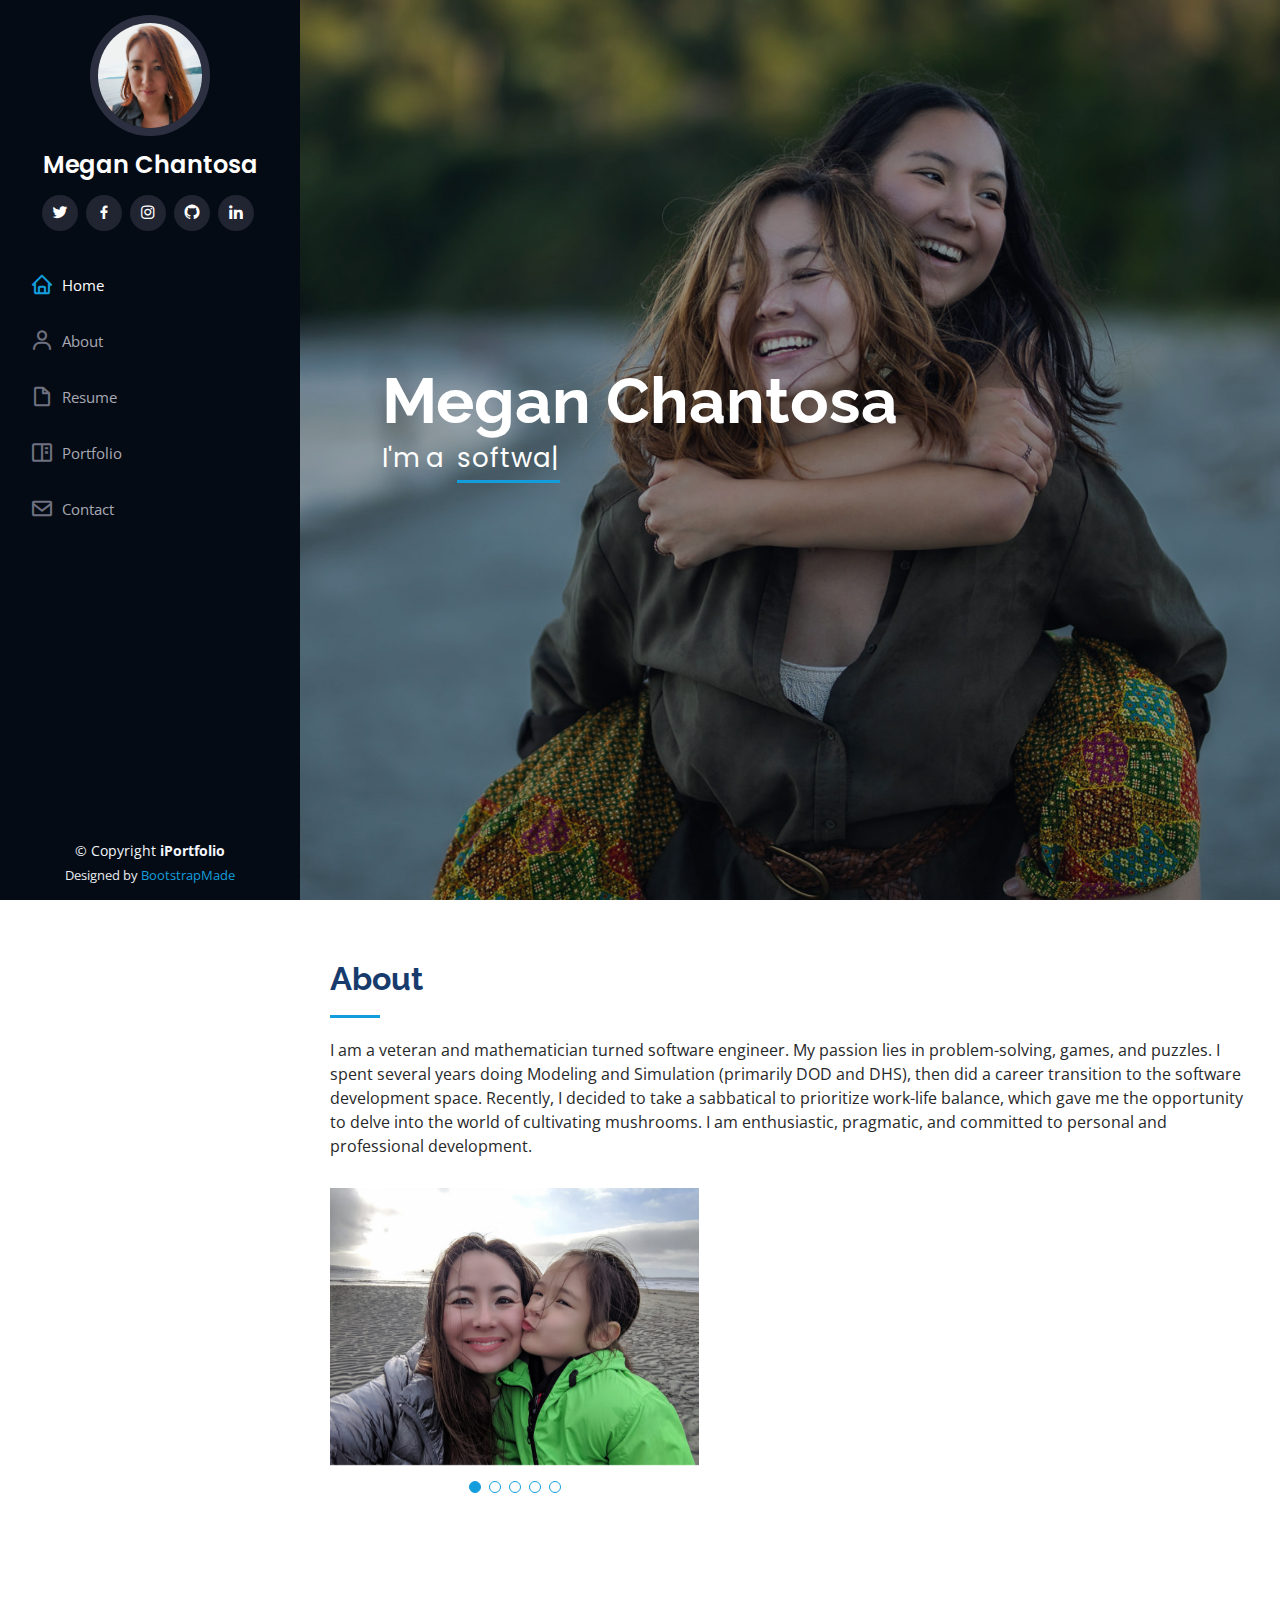
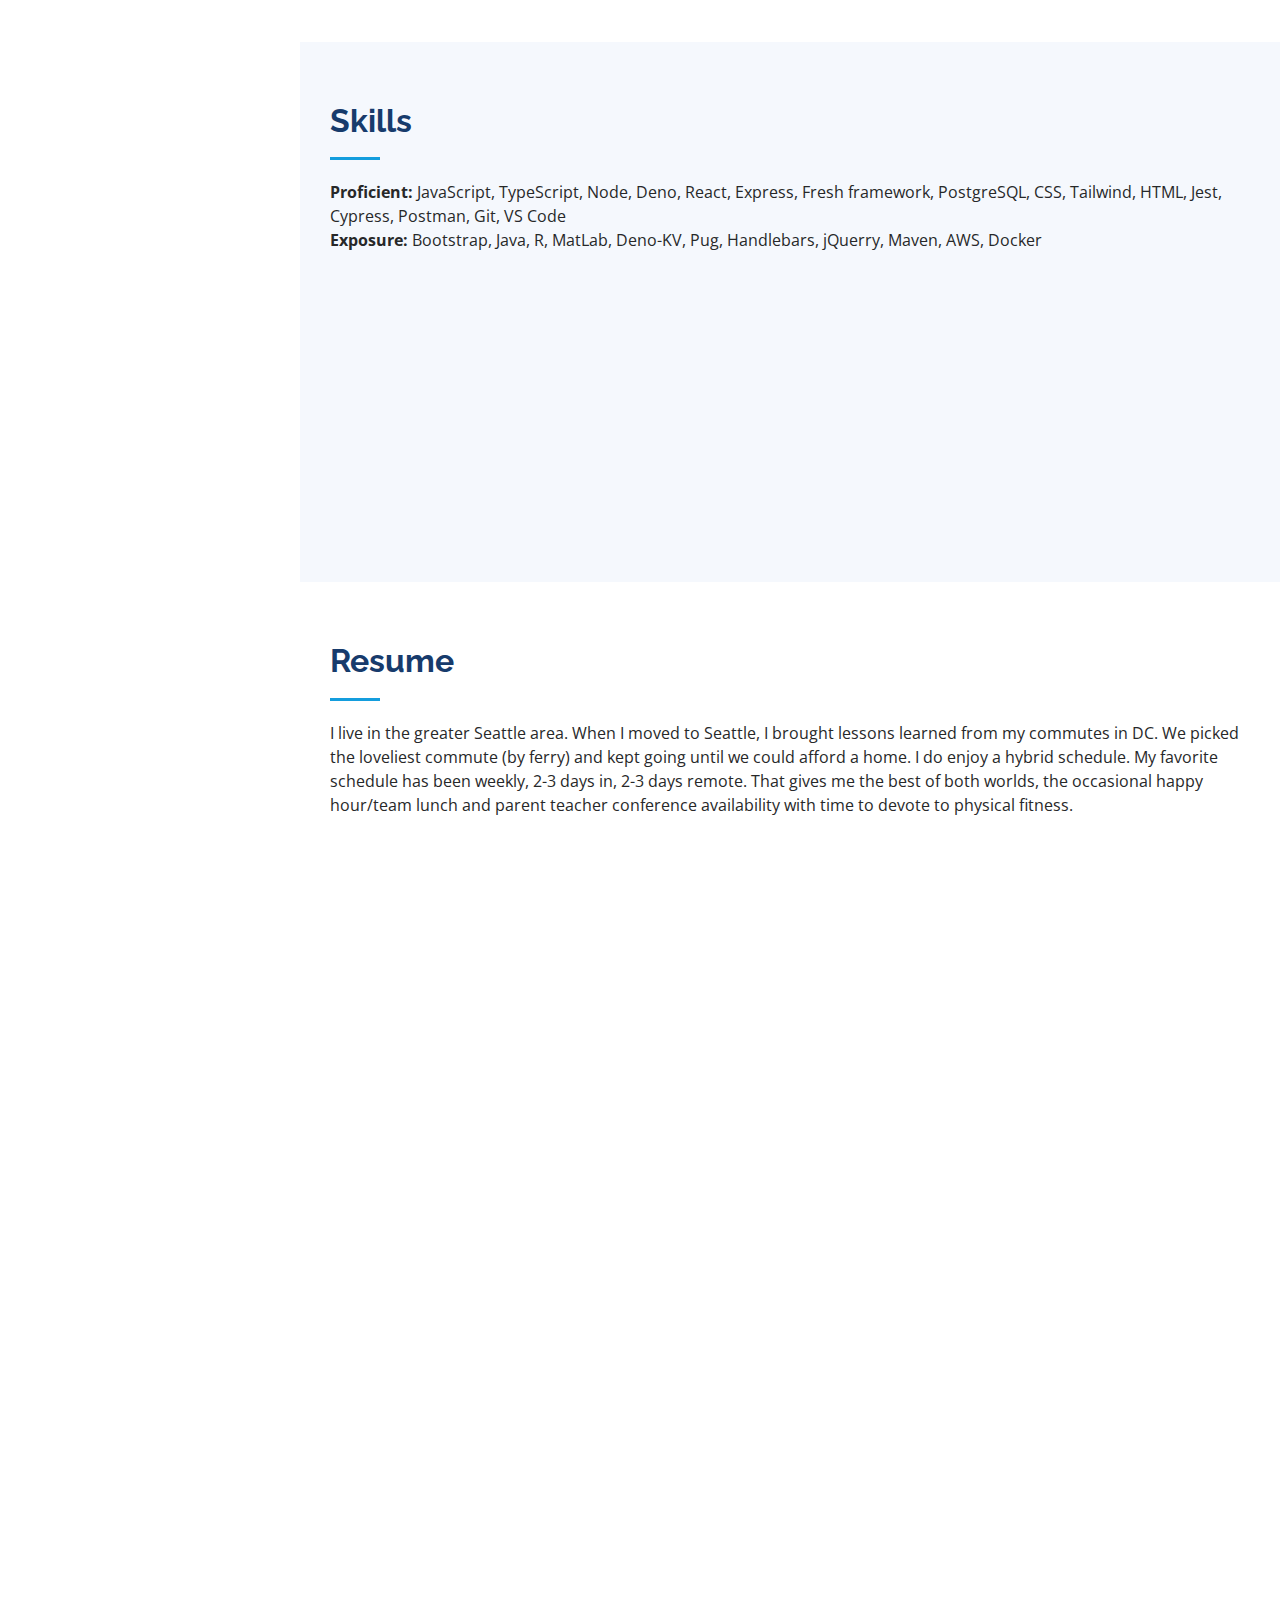
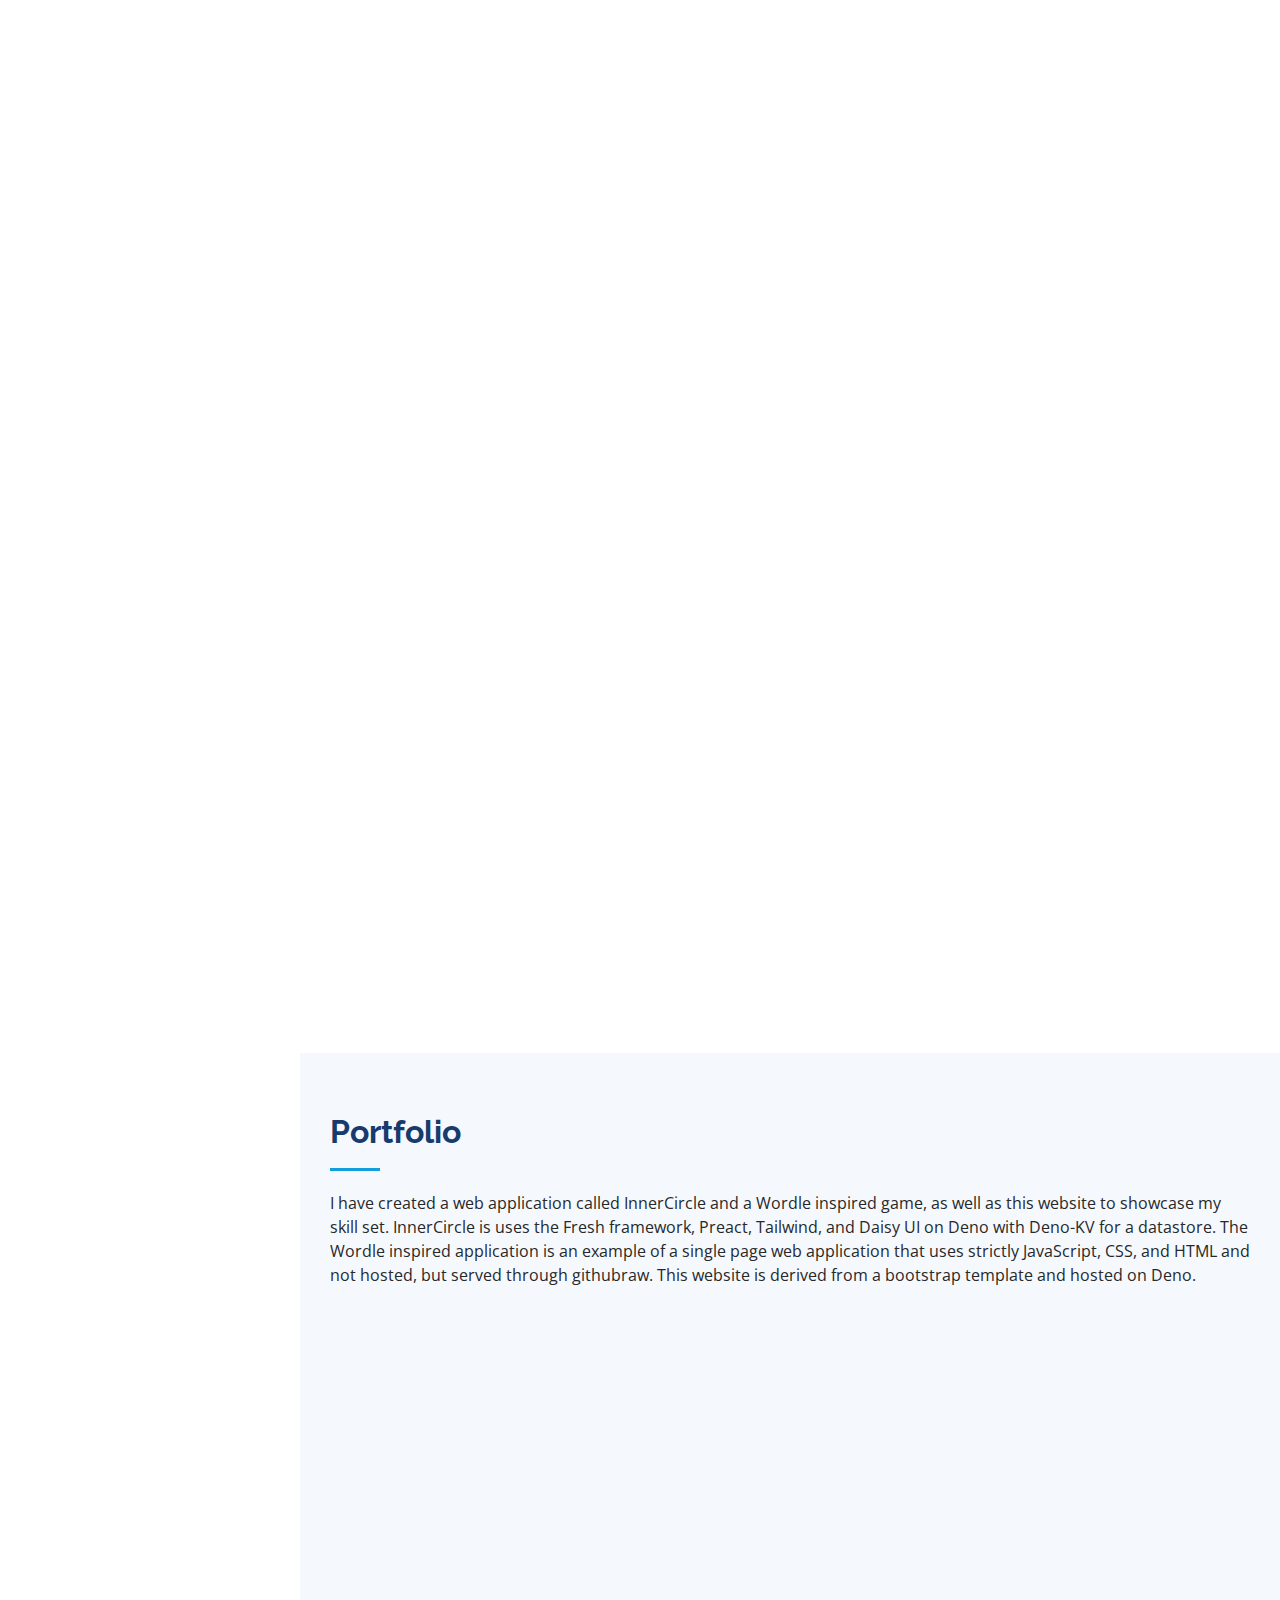
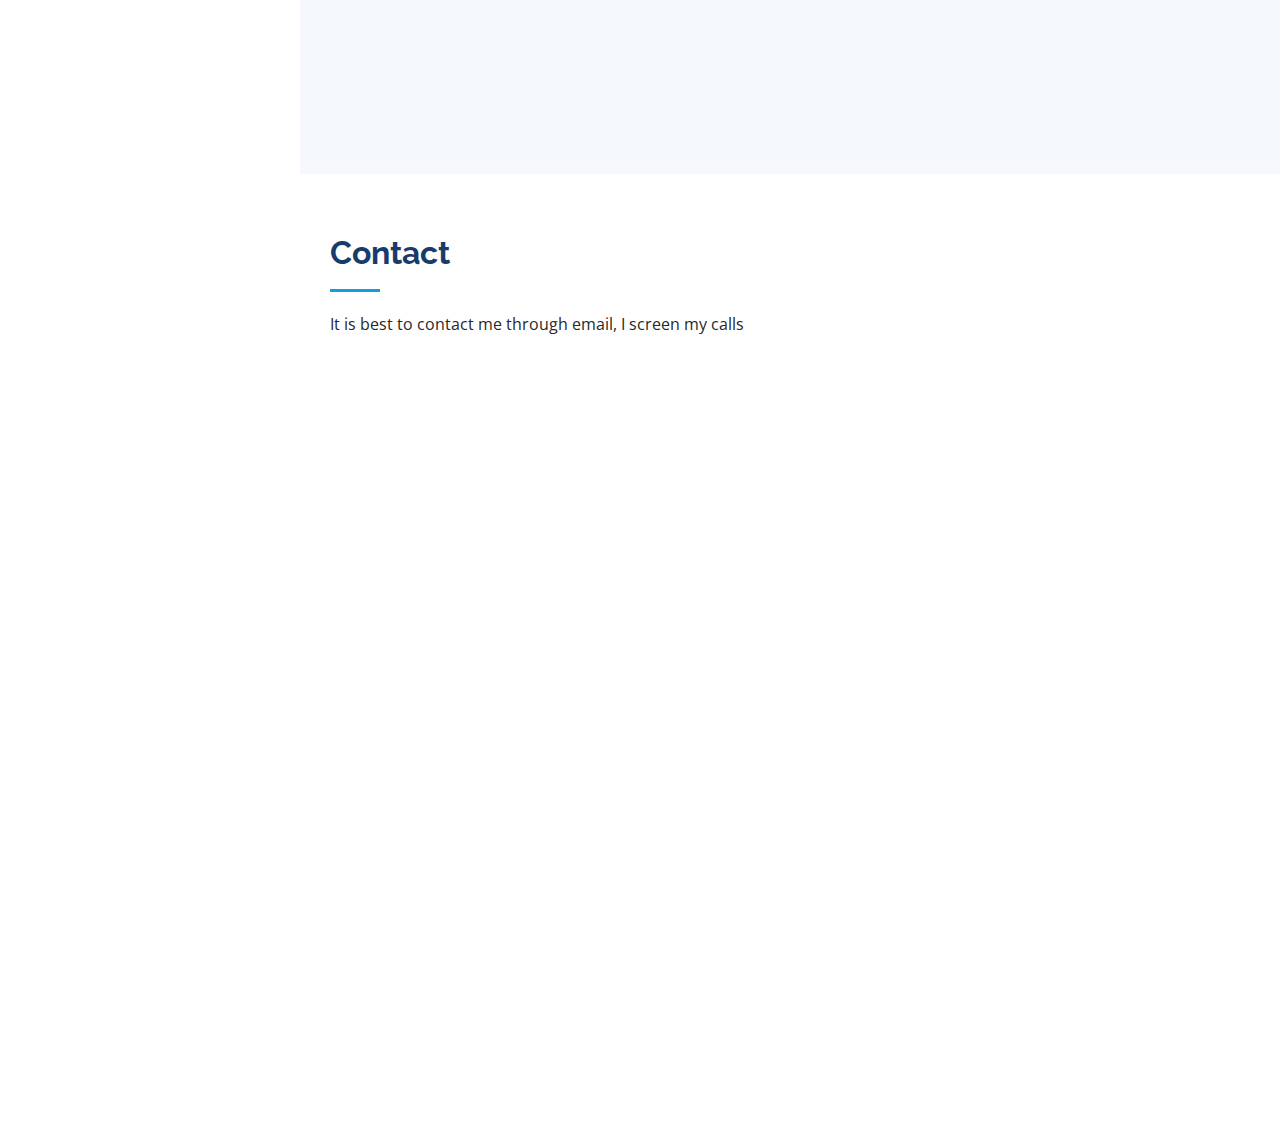
<file: index.html>
<!DOCTYPE html>
<html lang="en">

<head>
  <meta charset="utf-8">
  <meta content="width=device-width, initial-scale=1.0" name="viewport">

  <title>Megan Chantosa Software Engineer</title>
  <meta content="" name="description">
  <meta content="" name="keywords">

  <!-- Favicons -->
  <link href="assets/img/favicon.png" rel="icon">
  <link href="assets/img/apple-touch-icon.png" rel="apple-touch-icon">

  <!-- Google Fonts -->
  <link href="https://fonts.googleapis.com/css?family=Open+Sans:300,300i,400,400i,600,600i,700,700i|Raleway:300,300i,400,400i,500,500i,600,600i,700,700i|Poppins:300,300i,400,400i,500,500i,600,600i,700,700i" rel="stylesheet">

  <!-- Vendor CSS Files -->
  <link href="assets/vendor/aos/aos.css" rel="stylesheet">
  <link href="assets/vendor/bootstrap/css/bootstrap.min.css" rel="stylesheet">
  <link href="assets/vendor/bootstrap-icons/bootstrap-icons.css" rel="stylesheet">
  <link href="assets/vendor/boxicons/css/boxicons.min.css" rel="stylesheet">
  <link href="assets/vendor/glightbox/css/glightbox.min.css" rel="stylesheet">
  <link href="assets/vendor/swiper/swiper-bundle.min.css" rel="stylesheet">

  <!-- Template Main CSS File -->
  <link href="assets/css/style.css" rel="stylesheet">

  <!-- =======================================================
  * Template Name: iPortfolio
  * Updated: Sep 18 2023 with Bootstrap v5.3.2
  * Template URL: https://bootstrapmade.com/iportfolio-bootstrap-portfolio-websites-template/
  * Author: BootstrapMade.com
  * License: https://bootstrapmade.com/license/
  ======================================================== -->
</head>

<body>

  <!-- ======= Mobile nav toggle button ======= -->
  <i class="bi bi-list mobile-nav-toggle d-xl-none"></i>

  <!-- ======= Header ======= -->
  <header id="header">
    <div class="d-flex flex-column">

      <div class="profile">
        <img src="assets/img/profile-img.jpg" alt="" class="img-fluid rounded-circle">
        <h1 class="text-light"><a href="index.html">Megan Chantosa</a></h1>
        <div class="social-links mt-3 text-center">
          <a 
            href="https://twitter.com/MChantosa" 
            class="twitter"
            target="_blank">
            <i class="bx bxl-twitter"></i>
          </a>
          <a 
            href="https://www.facebook.com/megan.chantosa" 
            class="facebook"
            target="_blank">
            <i class="bx bxl-facebook"></i>
          </a>
          <a 
            href="https://www.instagram.com/mchantosa/" 
            class="instagram"
            target="_blank">
            <i class="bx bxl-instagram"></i>
          </a>
          <a 
            href="https://github.com/mchantosa" 
            class="github"
            target="_blank">
            <i class="bx bxl-github"></i>
          </a>
          <a 
            href="https://www.linkedin.com/in/mchantosa/" 
            class="linkedin"
            target="_blank">
            <i class="bx bxl-linkedin"></i>
          </a>
        </div>
      </div>

      <nav id="navbar" class="nav-menu navbar">
        <ul>
          <li><a href="#hero" class="nav-link scrollto active"><i class="bx bx-home"></i> <span>Home</span></a></li>
          <li><a href="#about" class="nav-link scrollto"><i class="bx bx-user"></i> <span>About</span></a></li>
          <li><a href="#resume" class="nav-link scrollto"><i class="bx bx-file-blank"></i> <span>Resume</span></a></li>
          <li><a href="#portfolio" class="nav-link scrollto"><i class="bx bx-book-content"></i> <span>Portfolio</span></a></li>
          <!-- <li><a href="#services" class="nav-link scrollto"><i class="bx bx-server"></i> <span>Services</span></a></li> -->
          <li><a href="#contact" class="nav-link scrollto"><i class="bx bx-envelope"></i> <span>Contact</span></a></li>
        </ul>
      </nav><!-- .nav-menu -->
    </div>
  </header><!-- End Header -->

  <!-- ======= Hero Section ======= -->
  <section id="hero" class="d-flex flex-column justify-content-center align-items-center">
    <div class="hero-container" data-aos="fade-in">
      <h1>Megan Chantosa</h1>
      <p>I'm a &nbsp;<span class="typed" data-typed-items="software engineer, fullstack developer, web developer, quality assurance engineer, mathematician, mushroom enthusiast"></span></p>
    </div>
  </section><!-- End Hero -->

  <main id="main">

    <!-- ======= About Section ======= -->
    <section id="about" class="about">
      <div class="container">

        <div class="section-title">
          <h2>About</h2>
          <p>I am a veteran and mathematician turned software engineer. My passion lies in problem-solving, games, and puzzles. I spent several years doing Modeling and Simulation (primarily DOD and DHS), then did a career transition to the software development space. Recently, I decided to take a sabbatical to prioritize work-life balance, which gave me the opportunity to delve into the world of cultivating mushrooms. I am enthusiastic, pragmatic, and committed to personal and professional development.
          </p>
        </div>

        <div class="row">
          <!-- <div class="col-lg-4" data-aos="fade-right">
            <img src="assets/img/profile-img.jpg" class="img-fluid" alt="">
          </div> -->
          <div class="col-lg-5" > <!-- data-aos="fade-right" -->
            <div class="about-slider swiper">
              <div class="swiper-wrapper align-items-center">
                <div class="swiper-slide">
                  <img src="assets/img/aboutme/about-me-1.jpg" class="img-fluid" alt="">
                </div>
                <div class="swiper-slide">
                  <img src="assets/img/aboutme/about-me-2.jpg" class="img-fluid" alt="">
                </div>
                <div class="swiper-slide">
                  <img src="assets/img/aboutme/about-me-3.jpg" class="img-fluid" alt="">
                </div>
                <div class="swiper-slide">
                  <img src="assets/img/aboutme/about-me-4.jpg" class="img-fluid" alt="">
                </div>
                <div class="swiper-slide">
                  <img src="assets/img/aboutme/about-me-5.jpg" class="img-fluid" alt="">
                </div>
              </div>
              <div class="swiper-pagination"></div>
            </div>
          </div>
          <div class="col-lg-7 pt-4 pt-lg-0 content" data-aos="fade-left">
            <h3>Software Engineer, Fullstack Developer, Frontend, Backend, Web Developer &amp; Quality Assurance Engineer.</h3>
            <p class="fst-italic">
              I enjoy hiking, reading, pushups, cuddling my naked cat, fire pits, coffee, tea, good food, Star Trek, SciFi, Scrabble, and puzzles.
            </p>
            <div class="row">
              
              <div class="col-lg-6">
                <ul>
                  <li><i class="bi bi-chevron-right"></i> <strong>Degree:</strong> <span>MA Mathematics</span></li>
                  <li><i class="bi bi-chevron-right"></i> <strong>Availability:</strong> <span>Open to work</span></li>
                  <li><i class="bi bi-chevron-right"></i> <strong>Freelance:</strong> <span>Available</span></li>
                </ul>
              </div>
              <div class="col-lg-6">
                <ul>
                  <li><i class="bi bi-chevron-right"></i> <strong>Email:</strong> <span>meganemmamoore@gmail.com</span></li>
                  <li><i class="bi bi-chevron-right"></i> <strong>Phone:</strong> <span>336-978-4359</span></li>
                  <li><i class="bi bi-chevron-right"></i> <strong>City:</strong> <span>Seattle, WA</span></li>
                </ul>
              </div>
            </div>
            <p>
              I am currently looking to get off the bench and occupying myself with some personal projects and freelance until I do so. Feel free to reach out if you have a project you would like to collaborate on. Checkout my projects and portfolio for more information.
            </p>
          </div>
        </div>

      </div>
    </section><!-- End About Section -->

    <!-- ======= Facts Section ======= -->
    <!--
    <section id="facts" class="facts">
      <div class="container">

        <div class="section-title">
          <h2>Facts</h2>
          <p>Magnam dolores commodi suscipit. Necessitatibus eius consequatur ex aliquid fuga eum quidem. Sit sint consectetur velit. Quisquam quos quisquam cupiditate. Et nemo qui impedit suscipit alias ea. Quia fugiat sit in iste officiis commodi quidem hic quas.</p>
        </div>

        <div class="row no-gutters">

          <div class="col-lg-3 col-md-6 d-md-flex align-items-md-stretch" data-aos="fade-up">
            <div class="count-box">
              <i class="bi bi-emoji-smile"></i>
              <span data-purecounter-start="0" data-purecounter-end="232" data-purecounter-duration="1" class="purecounter"></span>
              <p><strong>Happy Clients</strong> consequuntur quae</p>
            </div>
          </div>

          <div class="col-lg-3 col-md-6 d-md-flex align-items-md-stretch" data-aos="fade-up" data-aos-delay="100">
            <div class="count-box">
              <i class="bi bi-journal-richtext"></i>
              <span data-purecounter-start="0" data-purecounter-end="521" data-purecounter-duration="1" class="purecounter"></span>
              <p><strong>Projects</strong> adipisci atque cum quia aut</p>
            </div>
          </div>

          <div class="col-lg-3 col-md-6 d-md-flex align-items-md-stretch" data-aos="fade-up" data-aos-delay="200">
            <div class="count-box">
              <i class="bi bi-headset"></i>
              <span data-purecounter-start="0" data-purecounter-end="1453" data-purecounter-duration="1" class="purecounter"></span>
              <p><strong>Hours Of Support</strong> aut commodi quaerat</p>
            </div>
          </div>

          <div class="col-lg-3 col-md-6 d-md-flex align-items-md-stretch" data-aos="fade-up" data-aos-delay="300">
            <div class="count-box">
              <i class="bi bi-people"></i>
              <span data-purecounter-start="0" data-purecounter-end="32" data-purecounter-duration="1" class="purecounter"></span>
              <p><strong>Hard Workers</strong> rerum asperiores dolor</p>
            </div>
          </div>

        </div>

      </div>
    </section>-->
    <!-- End Facts Section -->

    <!-- ======= Skills Section ======= -->
    <section id="skills" class="skills section-bg">
      <div class="container">

        <div class="section-title">
          <h2>Skills</h2>
          <p><strong>Proficient: </strong>JavaScript, TypeScript, Node, Deno, React, Express, Fresh framework, PostgreSQL, CSS, Tailwind, HTML, Jest, Cypress, Postman, Git, VS Code</p>
          <p><strong>Exposure: </strong>Bootstrap, Java, R, MatLab, Deno-KV, Pug, Handlebars, jQuerry, Maven, AWS, Docker</p>
        </div>

        <div class="row skills-content">

          <div class="col-lg-6" data-aos="fade-up">

            <div class="progress">
              <span class="skill">HTML <i class="val">90%</i></span>
              <div class="progress-bar-wrap">
                <div class="progress-bar" role="progressbar" aria-valuenow="90" aria-valuemin="0" aria-valuemax="100"></div>
              </div>
            </div>

            <div class="progress">
              <span class="skill">CSS <i class="val">90%</i></span>
              <div class="progress-bar-wrap">
                <div class="progress-bar" role="progressbar" aria-valuenow="90" aria-valuemin="0" aria-valuemax="100"></div>
              </div>
            </div>

            <div class="progress">
              <span class="skill">JavaScript <i class="val">90%</i></span>
              <div class="progress-bar-wrap">
                <div class="progress-bar" role="progressbar" aria-valuenow="90" aria-valuemin="0" aria-valuemax="100"></div>
              </div>
            </div>

            <div class="progress">
              <span class="skill">SQL <i class="val">75%</i></span>
              <div class="progress-bar-wrap">
                <div class="progress-bar" role="progressbar" aria-valuenow="75" aria-valuemin="0" aria-valuemax="100"></div>
              </div>
            </div>

          </div>

          <div class="col-lg-6" data-aos="fade-up" data-aos-delay="100">
            <div class="progress">
              <span class="skill">React <i class="val">70%</i></span>
              <div class="progress-bar-wrap">
                <div class="progress-bar" role="progressbar" aria-valuenow="70" aria-valuemin="0" aria-valuemax="100"></div>
              </div>
            </div>

            <div class="progress">
              <span class="skill">TypeScript <i class="val">50%</i></span>
              <div class="progress-bar-wrap">
                <div class="progress-bar" role="progressbar" aria-valuenow="50" aria-valuemin="0" aria-valuemax="100"></div>
              </div>
            </div>

            <div class="progress">
              <span class="skill">Java <i class="val">50%</i></span>
              <div class="progress-bar-wrap">
                <div class="progress-bar" role="progressbar" aria-valuenow="50" aria-valuemin="0" aria-valuemax="100"></div>
              </div>
            </div>

            <div class="progress">
              <span class="skill">NoSql <i class="val">40%</i></span>
              <div class="progress-bar-wrap">
                <div class="progress-bar" role="progressbar" aria-valuenow="40" aria-valuemin="0" aria-valuemax="100"></div>
              </div>
            </div>

          </div>

        </div>

      </div>
    </section><!-- End Skills Section -->

    <!-- ======= Resume Section ======= -->
    <section id="resume" class="resume">
      <div class="container">

        <div class="section-title">
          <h2>Resume</h2>
          <p>I live in the greater Seattle area. When I moved to Seattle, I brought lessons learned from my commutes in DC. We picked the loveliest commute (by ferry) and kept going until we could afford a home. I do enjoy a hybrid schedule. My favorite schedule has been weekly, 2-3 days in, 2-3 days remote. That gives me the best of both worlds, the occasional happy hour/team lunch and parent teacher conference availability with time to devote to physical fitness.</p>
        </div>

        <div class="row">

          <div class="col-lg-6" data-aos="fade-up">
            <h3 class="resume-title">Summary</h3>
            <div class="resume-item pb-0">
              <h4>Megan Chantosa</h4>
              <p><em>I am a software engineer, currently open to fullstack, frontend, and backend development and quality assurance engineer positions. I am currently working on freelance projects and personal projects of interest.</em></p>
              <ul>
                <li>Seattle, WA</li>
                <li>336-978-4359</li>
                <li>meganemmamoore@gmail.com</li>
              </ul>
            </div>

            <h3 class="resume-title">Projects</h3>

            <div class="resume-item">
              <h4>Inner Circle, Mobile</h4>
              <h5>Oct 2023 - present</h5>
              <p><strong>Mobile application: </strong>Extending the frond end of InnerCircle to include a mobile platform</p>
              <p><strong>Architecture: </strong>React-Native</p>
            </div>

            <div class="resume-item">
              <h4>Inner Circle</h4>
              <h5>May 2023 - present</h5>
              <p><strong>Web application: </strong>Medium agnostic, objective oriented, personal relation manager</p>
              <p><strong>Architecture: </strong>Deno, Fresh framework, Preact, Tailwind, Daisy UI, Deno-KV</p>
            </div>

            <div class="resume-item">
              <h4>A Wordle</h4>
              <h5>May 2023</h5>
              <p><strong>Web application: </strong>Simple single page vanilla HTML, JavaScript, CSS</p>
              <p><strong>Architecture: </strong>HTML, JavaScript, CSS on githubraw</p>
            </div>

            <h3 class="resume-title">Education</h3>
            <div class="resume-item">
              <h4>Code Acadamy, Launch School</h4>
              <h5>2021 - 2023</h5>
              <p><em>Completed fullstack JavaScript track</em></p>
            </div>
            <div class="resume-item">
              <h4>MA, Wake Forest University</h4>
              <h5>2006 - 2008</h5>
              <p><em>Mathematics</em></p>
            </div>
            <div class="resume-item">
              <h4>BS, North Carolina State University</h4>
              <h5>2004 - 2006</h5>
              <p><em>Mathematics</em></p>
            </div>

            <h3 class="resume-title">Military</h3>
            <div class="resume-item">
              <h4>US Army, Non Commissioned Officer, E5</h4>
              <h5>1999 - 2003</h5>
              <p><em> Nuclear, Biological, and Chemical Reconnaissance</em></p>
            </div>
          </div>

          <div class="col-lg-6" data-aos="fade-up" data-aos-delay="100">
            <h3 class="resume-title">Professional Experience</h3>
            <div class="resume-item">
              <h4>Caregiving</h4>
              <h5>Jun 2016 - Oct 2021</h5>
              <p><em>Seattle, WA </em></p>
              <ul>
                <li>I took time off to bring work life balance to my household.</li>
                <li>Home taught kids through a pandemic.</li>
                <li>Grew some mushrooms.</li>
              </ul>
            </div>
            <div class="resume-item">
              <h4>Software Development Engineer Test (SDET)</h4>
              <h5>Aug 2013 - May 2016</h5>
              <p><em>Cortana Corporation, Falls Church, VA</em></p>
              <ul>
                <li>Implemented and managed agile testing methodologies for Nonconventional Exploitation Factors Data System (NEFDS) with JIRA ensuring consistent delivery of high-quality software through rigorous testing</li>
                <li>Pioneered integration of Java and Selenium to automate testing processes using Java and Selenium resulting in 100% improvement of automated test capability</li>
                <li>Developed comprehensive QA deliverables utilizing Microsoft Word serving as essential documentation for user acceptance testing (UAT) and enabling software allowlisting on restricted networks</li>
                <li>Conducted diverse testing activities, including manual, smoke, integration, regression, end-to-end, and cross-platform testing utilizing Java, Selenium, and Excel resulting in increased test frequency by 500% and improved scenario coverage by factor of 12, leading to delivery of near bug-free software within deadlines</li>
              </ul>
            </div>
            <div class="resume-item">
              <h4>Business Analyst/Quality Assurance Manager</h4>
              <h5>Jun 2014 - Sep 2015</h5>
              <p><em>1901 Group, Reston, VA</em></p>
              <ul>
                <li>Successfully served as scrum master, effectively clearing roadblocks for team of 6 developers, 3 QA resources, and IT support across 4 branches of development</li>
                <li>Managed team activities in Microsoft Agile DevOps resulting in 100% improved customer satisfaction</li>
                <li>Gathered requirements and oversaw testing efforts for all software development initiatives, employing Agile DevOps best practices resulting in optimized resource management and 4 branches of development being simultaneously maintained</li>
              </ul>
            </div>
            <div class="resume-item">
              <h4>Operations Analyst</h4>
              <h5>Jan 2009 - Feb 2013</h5>
              <p><em>Metron, Inc., Reston, VA</em></p>
              <ul>
                <li>Provided modeling and simulation analysis and support to all phases of DoD acquisition process utilizing Naval Simulation System and range of simulation tools and methodologies, where contributions significantly informed acquisition decisions</li>
              </ul>
            </div>
          </div>
        </div>

      </div>
    </section><!-- End Resume Section -->

    <!-- ======= Portfolio Section ======= -->
    <section id="portfolio" class="portfolio section-bg">
      <div class="container">

        <div class="section-title">
          <h2>Portfolio</h2>
          <p>I have created a web application called InnerCircle and a Wordle inspired game, as well as this website to showcase my skill set. InnerCircle is uses the Fresh framework, Preact, Tailwind, and Daisy UI on Deno with Deno-KV for a datastore. The Wordle inspired application is an example of a single page web application that uses strictly JavaScript, CSS, and HTML and not hosted, but served through githubraw. This website is derived from a bootstrap template and hosted on Deno.</p>
        </div>

        <div class="row" data-aos="fade-up">
          <div class="col-lg-12 d-flex justify-content-center">
            <ul id="portfolio-flters">
              <li data-filter="*" class="filter-active">All</li>
              <li data-filter=".filter-dynamic">Dynamic Application</li>
              <!-- <li data-filter=".filter-card">Card</li> -->
              <li data-filter=".filter-webapp">Stateful Web Application</li>
            </ul>
          </div>
        </div>

        <div class="row portfolio-container" data-aos="fade-up" data-aos-delay="100">

          <div class="col-lg-4 col-md-6 portfolio-item filter-webapp">
            <div class="portfolio-wrap">
              <img src="assets/img/portfolio/innercircle/logo.png" class="img-fluid" alt="">
              <div class="portfolio-links">
                <a href="assets/img/portfolio/innercircle/logo.png" data-gallery="portfolioGallery" class="portfolio-lightbox" title="InnerCircle logo"><i class="bx bx-plus"></i></a>
                <a href="innercircle-details.html" title="Introduction to InnerCircle"><i class="bx bx-link"></i></a>
              </div>
            </div>
          </div>

          <div class="col-lg-4 col-md-6 portfolio-item filter-dynamic">
            <div class="portfolio-wrap">
              <img src="assets/img/portfolio/awordle/game.png" class="img-fluid" alt="">
              <div class="portfolio-links">
                <a href="assets/img/portfolio/awordle/game.png" data-gallery="portfolioGallery" class="portfolio-lightbox" title="A Wordle inspired game"><i class="bx bx-plus"></i></a>
                <a href="awordle-details.html" title="More Details"><i class="bx bx-link"></i></a>
              </div>
            </div>
          </div>

        </div>
      </div>
    </section><!-- End Portfolio Section -->

    <!-- ======= Services Section ======= -->
    <!--
    <section id="services" class="services">
      <div class="container">

        <div class="section-title">
          <h2>Services</h2>
          <p>Magnam dolores commodi suscipit. Necessitatibus eius consequatur ex aliquid fuga eum quidem. Sit sint consectetur velit. Quisquam quos quisquam cupiditate. Et nemo qui impedit suscipit alias ea. Quia fugiat sit in iste officiis commodi quidem hic quas.</p>
        </div>

        <div class="row">
          <div class="col-lg-4 col-md-6 icon-box" data-aos="fade-up">
            <div class="icon"><i class="bi bi-briefcase"></i></div>
            <h4 class="title"><a href="">Lorem Ipsum</a></h4>
            <p class="description">Voluptatum deleniti atque corrupti quos dolores et quas molestias excepturi sint occaecati cupiditate non provident</p>
          </div>
          <div class="col-lg-4 col-md-6 icon-box" data-aos="fade-up" data-aos-delay="100">
            <div class="icon"><i class="bi bi-card-checklist"></i></div>
            <h4 class="title"><a href="">Dolor Sitema</a></h4>
            <p class="description">Minim veniam, quis nostrud exercitation ullamco laboris nisi ut aliquip ex ea commodo consequat tarad limino ata</p>
          </div>
          <div class="col-lg-4 col-md-6 icon-box" data-aos="fade-up" data-aos-delay="200">
            <div class="icon"><i class="bi bi-bar-chart"></i></div>
            <h4 class="title"><a href="">Sed ut perspiciatis</a></h4>
            <p class="description">Duis aute irure dolor in reprehenderit in voluptate velit esse cillum dolore eu fugiat nulla pariatur</p>
          </div>
          <div class="col-lg-4 col-md-6 icon-box" data-aos="fade-up" data-aos-delay="300">
            <div class="icon"><i class="bi bi-binoculars"></i></div>
            <h4 class="title"><a href="">Magni Dolores</a></h4>
            <p class="description">Excepteur sint occaecat cupidatat non proident, sunt in culpa qui officia deserunt mollit anim id est laborum</p>
          </div>
          <div class="col-lg-4 col-md-6 icon-box" data-aos="fade-up" data-aos-delay="400">
            <div class="icon"><i class="bi bi-brightness-high"></i></div>
            <h4 class="title"><a href="">Nemo Enim</a></h4>
            <p class="description">At vero eos et accusamus et iusto odio dignissimos ducimus qui blanditiis praesentium voluptatum deleniti atque</p>
          </div>
          <div class="col-lg-4 col-md-6 icon-box" data-aos="fade-up" data-aos-delay="500">
            <div class="icon"><i class="bi bi-calendar4-week"></i></div>
            <h4 class="title"><a href="">Eiusmod Tempor</a></h4>
            <p class="description">Et harum quidem rerum facilis est et expedita distinctio. Nam libero tempore, cum soluta nobis est eligendi</p>
          </div>
        </div>

      </div>
    </section>
    -->
    <!-- End Services Section -->

    <!-- ======= Testimonials Section ======= -->
    <!--
    <section id="testimonials" class="testimonials section-bg">
      <div class="container">

        <div class="section-title">
          <h2>Testimonials</h2>
          <p>Magnam dolores commodi suscipit. Necessitatibus eius consequatur ex aliquid fuga eum quidem. Sit sint consectetur velit. Quisquam quos quisquam cupiditate. Et nemo qui impedit suscipit alias ea. Quia fugiat sit in iste officiis commodi quidem hic quas.</p>
        </div>

        <div class="testimonials-slider swiper" data-aos="fade-up" data-aos-delay="100">
          <div class="swiper-wrapper">

            <div class="swiper-slide">
              <div class="testimonial-item" data-aos="fade-up">
                <p>
                  <i class="bx bxs-quote-alt-left quote-icon-left"></i>
                  Proin iaculis purus consequat sem cure digni ssim donec porttitora entum suscipit rhoncus. Accusantium quam, ultricies eget id, aliquam eget nibh et. Maecen aliquam, risus at semper.
                  <i class="bx bxs-quote-alt-right quote-icon-right"></i>
                </p>
                <img src="assets/img/testimonials/testimonials-1.jpg" class="testimonial-img" alt="">
                <h3>Saul Goodman</h3>
                <h4>Ceo &amp; Founder</h4>
              </div>
            </div> 

            <div class="swiper-slide">
              <div class="testimonial-item" data-aos="fade-up" data-aos-delay="100">
                <p>
                  <i class="bx bxs-quote-alt-left quote-icon-left"></i>
                  Export tempor illum tamen malis malis eram quae irure esse labore quem cillum quid cillum eram malis quorum velit fore eram velit sunt aliqua noster fugiat irure amet legam anim culpa.
                  <i class="bx bxs-quote-alt-right quote-icon-right"></i>
                </p>
                <img src="assets/img/testimonials/testimonials-2.jpg" class="testimonial-img" alt="">
                <h3>Sara Wilsson</h3>
                <h4>Designer</h4>
              </div>
            </div>

            <div class="swiper-slide">
              <div class="testimonial-item" data-aos="fade-up" data-aos-delay="200">
                <p>
                  <i class="bx bxs-quote-alt-left quote-icon-left"></i>
                  Enim nisi quem export duis labore cillum quae magna enim sint quorum nulla quem veniam duis minim tempor labore quem eram duis noster aute amet eram fore quis sint minim.
                  <i class="bx bxs-quote-alt-right quote-icon-right"></i>
                </p>
                <img src="assets/img/testimonials/testimonials-3.jpg" class="testimonial-img" alt="">
                <h3>Jena Karlis</h3>
                <h4>Store Owner</h4>
              </div>
            </div>

            <div class="swiper-slide">
              <div class="testimonial-item" data-aos="fade-up" data-aos-delay="300">
                <p>
                  <i class="bx bxs-quote-alt-left quote-icon-left"></i>
                  Fugiat enim eram quae cillum dolore dolor amet nulla culpa multos export minim fugiat minim velit minim dolor enim duis veniam ipsum anim magna sunt elit fore quem dolore labore illum veniam.
                  <i class="bx bxs-quote-alt-right quote-icon-right"></i>
                </p>
                <img src="assets/img/testimonials/testimonials-4.jpg" class="testimonial-img" alt="">
                <h3>Matt Brandon</h3>
                <h4>Freelancer</h4>
              </div>
            </div>

            <div class="swiper-slide">
              <div class="testimonial-item" data-aos="fade-up" data-aos-delay="400">
                <p>
                  <i class="bx bxs-quote-alt-left quote-icon-left"></i>
                  Quis quorum aliqua sint quem legam fore sunt eram irure aliqua veniam tempor noster veniam enim culpa labore duis sunt culpa nulla illum cillum fugiat legam esse veniam culpa fore nisi cillum quid.
                  <i class="bx bxs-quote-alt-right quote-icon-right"></i>
                </p>
                <img src="assets/img/testimonials/testimonials-5.jpg" class="testimonial-img" alt="">
                <h3>John Larson</h3>
                <h4>Entrepreneur</h4>
              </div>
            </div>

          </div>
          <div class="swiper-pagination"></div>
        </div>

      </div>
    </section>
    -->
    <!-- End Testimonials Section -->

    <!-- ======= Contact Section ======= -->
    <section id="contact" class="contact">
      <div class="container">

        <div class="section-title">
          <h2>Contact</h2>
          <p>It is best to contact me through email, I screen my calls</p>
        </div>

        <div class="row" data-aos="fade-in">

          <div class="col-lg-6 d-flex align-items-stretch">
            <div class="info">
              <div class="email">
                <i class="bi bi-envelope"></i>
                <h4>Email:</h4>
                <p>meganemmamoore@gmail.com</p>
              </div>
              <div class="phone">
                <i class="bi bi-phone"></i>
                <h4>Call:</h4>
                <p>336-978-4359</p>
              </div>
              <div class="address">
                <i class="bi bi-geo-alt"></i>
                <h4>Location:</h4>
                <p>Seattle, WA</p>
              </div>
              <iframe 
                src="https://www.google.com/maps/embed?pb=!1m14!1m12!1m3!1d172040.87733655708!2d-122.46375772407954!3d47.642871317631396!2m3!1f0!2f0!3f0!3m2!1i1024!2i768!4f13.1!5e0!3m2!1sen!2sus!4v1696986732163!5m2!1sen!2sus" 
                width="400" 
                height="300" 
                style="border:0;" 
                allowfullscreen="" 
                loading="lazy" 
                referrerpolicy="no-referrer-when-downgrade">
              </iframe>
            </div>

          </div>
          <div class="col-lg-6 d-flex align-items-stretch">
            <img src="assets/img/spaceneedle.jpg" class="img-fluid" alt="The Space Needle">
          </div>
        </div>

      </div>
    </section><!-- End Contact Section -->

  </main><!-- End #main -->

  <!-- ======= Footer ======= -->
  <footer id="footer">
    <div class="container">
      <div class="copyright">
        &copy; Copyright <strong><span>iPortfolio</span></strong>
      </div>
      <div class="credits">
        <!-- All the links in the footer should remain intact. -->
        <!-- You can delete the links only if you purchased the pro version. -->
        <!-- Licensing information: https://bootstrapmade.com/license/ -->
        <!-- Purchase the pro version with working PHP/AJAX contact form: https://bootstrapmade.com/iportfolio-bootstrap-portfolio-websites-template/ -->
        Designed by <a href="https://bootstrapmade.com/">BootstrapMade</a>
      </div>
    </div>
  </footer><!-- End  Footer -->

  <a href="#" class="back-to-top d-flex align-items-center justify-content-center"><i class="bi bi-arrow-up-short"></i></a>

  <!-- Vendor JS Files -->
  <script src="assets/vendor/purecounter/purecounter_vanilla.js"></script>
  <script src="assets/vendor/aos/aos.js"></script>
  <script src="assets/vendor/bootstrap/js/bootstrap.bundle.min.js"></script>
  <script src="assets/vendor/glightbox/js/glightbox.min.js"></script>
  <script src="assets/vendor/isotope-layout/isotope.pkgd.min.js"></script>
  <script src="assets/vendor/swiper/swiper-bundle.min.js"></script>
  <script src="assets/vendor/typed.js/typed.umd.js"></script>
  <script src="assets/vendor/waypoints/noframework.waypoints.js"></script>
  <script src="assets/vendor/php-email-form/validate.js"></script>

  <!-- Template Main JS File -->
  <script src="assets/js/main.js"></script>

</body>

</html>
</file>
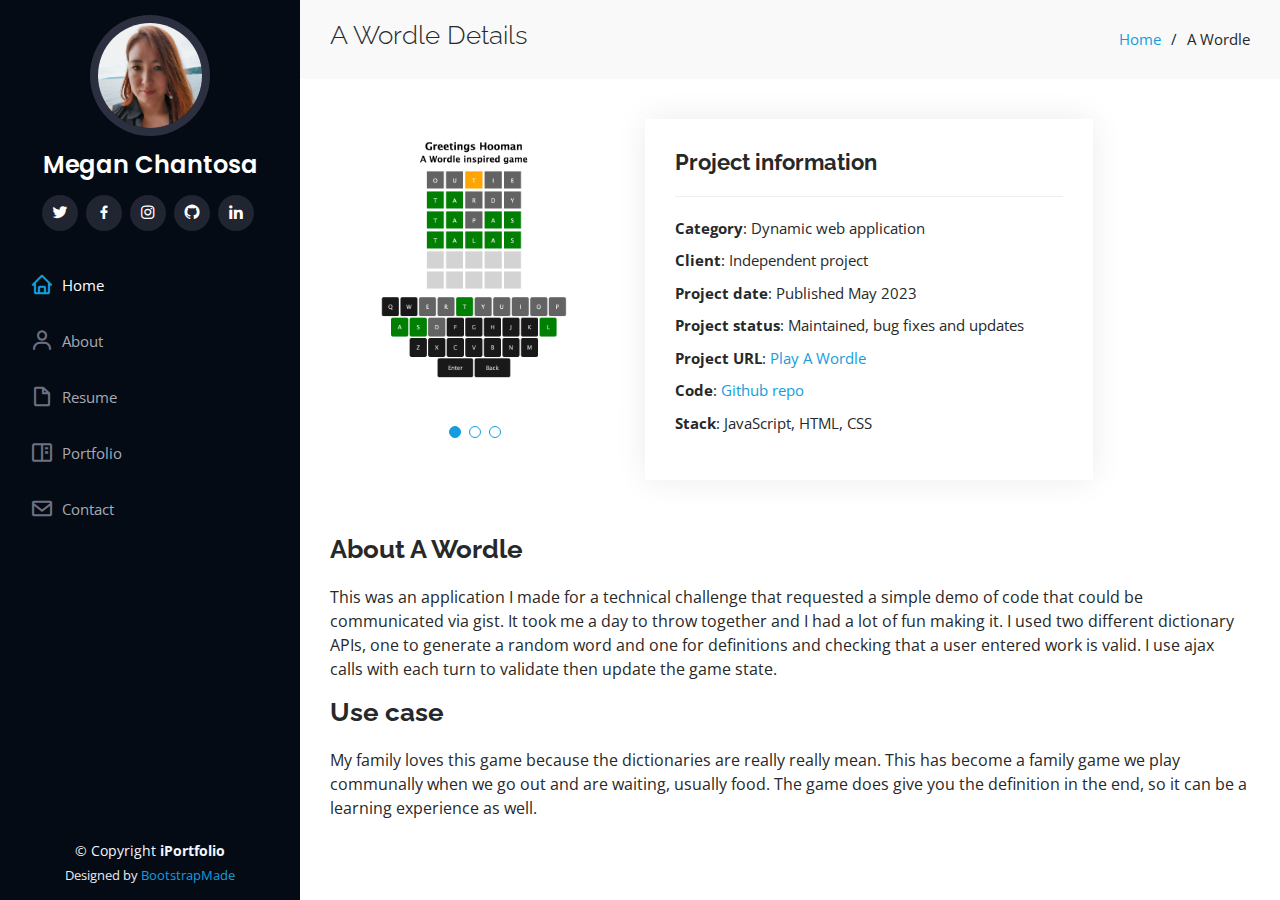
<file: awordle-details.html>
<!DOCTYPE html>
<html lang="en">

<head>
  <meta charset="utf-8">
  <meta content="width=device-width, initial-scale=1.0" name="viewport">

  <title>Portfolio Details - iPortfolio Bootstrap Template</title>
  <meta content="" name="description">
  <meta content="" name="keywords">

  <!-- Favicons -->
  <link href="assets/img/favicon.png" rel="icon">
  <link href="assets/img/apple-touch-icon.png" rel="apple-touch-icon">

  <!-- Google Fonts -->
  <link href="https://fonts.googleapis.com/css?family=Open+Sans:300,300i,400,400i,600,600i,700,700i|Raleway:300,300i,400,400i,500,500i,600,600i,700,700i|Poppins:300,300i,400,400i,500,500i,600,600i,700,700i" rel="stylesheet">

  <!-- Vendor CSS Files -->
  <link href="assets/vendor/aos/aos.css" rel="stylesheet">
  <link href="assets/vendor/bootstrap/css/bootstrap.min.css" rel="stylesheet">
  <link href="assets/vendor/bootstrap-icons/bootstrap-icons.css" rel="stylesheet">
  <link href="assets/vendor/boxicons/css/boxicons.min.css" rel="stylesheet">
  <link href="assets/vendor/glightbox/css/glightbox.min.css" rel="stylesheet">
  <link href="assets/vendor/swiper/swiper-bundle.min.css" rel="stylesheet">

  <!-- Template Main CSS File -->
  <link href="assets/css/style.css" rel="stylesheet">

  <!-- =======================================================
  * Template Name: iPortfolio
  * Updated: Sep 18 2023 with Bootstrap v5.3.2
  * Template URL: https://bootstrapmade.com/iportfolio-bootstrap-portfolio-websites-template/
  * Author: BootstrapMade.com
  * License: https://bootstrapmade.com/license/
  ======================================================== -->
</head>

<body>

  <!-- ======= Mobile nav toggle button ======= -->
  <i class="bi bi-list mobile-nav-toggle d-xl-none"></i>

  <!-- ======= Header ======= -->
  <header id="header">
    <div class="d-flex flex-column">

      <div class="profile">
        <img src="assets/img/profile-img.jpg" alt="" class="img-fluid rounded-circle">
        <h1 class="text-light"><a href="index.html">Megan Chantosa</a></h1>
        <div class="social-links mt-3 text-center">
          <a 
            href="https://twitter.com/MChantosa" 
            class="twitter"
            target="_blank">
            <i class="bx bxl-twitter"></i>
          </a>
          <a 
            href="https://www.facebook.com/megan.chantosa" 
            class="facebook"
            target="_blank">
            <i class="bx bxl-facebook"></i>
          </a>
          <a 
            href="https://www.instagram.com/mchantosa/" 
            class="instagram"
            target="_blank">
            <i class="bx bxl-instagram"></i>
          </a>
          <a 
            href="https://github.com/mchantosa" 
            class="github"
            target="_blank">
            <i class="bx bxl-github"></i>
          </a>
          <a 
            href="https://www.linkedin.com/in/mchantosa/" 
            class="linkedin"
            target="_blank">
            <i class="bx bxl-linkedin"></i>
          </a>
        </div>
      </div>

      <nav id="navbar" class="nav-menu navbar">
        <ul>
          <li><a href="index.html#hero" class="nav-link scrollto active"><i class="bx bx-home"></i> <span>Home</span></a></li>
          <li><a href="index.html#about" class="nav-link scrollto"><i class="bx bx-user"></i> <span>About</span></a></li>
          <li><a href="index.html#resume" class="nav-link scrollto"><i class="bx bx-file-blank"></i> <span>Resume</span></a></li>
          <li><a href="index.html#portfolio" class="nav-link scrollto"><i class="bx bx-book-content"></i> <span>Portfolio</span></a></li>
          <!-- <li><a href="#services" class="nav-link scrollto"><i class="bx bx-server"></i> <span>Services</span></a></li> -->
          <li><a href="index.html#contact" class="nav-link scrollto"><i class="bx bx-envelope"></i> <span>Contact</span></a></li>
        </ul>
      </nav><!-- .nav-menu -->
    </div>
  </header><!-- End Header -->

  <main id="main">

    <!-- ======= Breadcrumbs ======= -->
    <section id="breadcrumbs" class="breadcrumbs">
      <div class="container">

        <div class="d-flex justify-content-between align-items-center">
          <h2>A Wordle Details</h2>
          <ol>
            <li><a href="index.html">Home</a></li>
            <li>A Wordle</li>
          </ol>
        </div>

      </div>
    </section><!-- End Breadcrumbs -->

    <!-- ======= Portfolio Details Section ======= -->
    <section id="portfolio-details" class="portfolio-details">
      <div class="container">

        <div class="row gy-4">

          <div class="col-lg-4">
            <div class="portfolio-details-slider swiper">
              <div class="swiper-wrapper align-items-center">

                <div class="swiper-slide" data-swiper-autoplay="2000">
                  <img src="assets/img/portfolio/awordle/game.png" alt="">
                </div>

                <div class="swiper-slide" data-swiper-autoplay="2000">
                  <img src="assets/img/portfolio/awordle/dictionary.jpg" alt="">
                </div>

                <div class="swiper-slide" data-swiper-autoplay="2000">
                  <img src="assets/img/portfolio/awordle/brunch.jpg" alt="">
                </div>
              </div>
              <div class="swiper-pagination"></div>
            </div>
          </div>

          <div class="col-lg-6">
            <div class="portfolio-info">
              <h3>Project information</h3>
              <ul>
                <li><strong>Category</strong>: Dynamic web application</li>
                <li><strong>Client</strong>: Independent project</li>
                <li><strong>Project date</strong>: Published May 2023</li>
                <li><strong>Project status</strong>: Maintained, bug fixes and updates</li>
                <li><strong>Project URL</strong>: <a href="https://githubraw.com/mchantosa/demos/main/awordle.html" target="_blank">Play A Wordle</a></li>
                <li><strong>Code</strong>: <a href="https://github.com/mchantosa/demos/blob/main/awordle.html" target="_blank">Github repo</a></li>
                <li><strong>Stack</strong>: JavaScript, HTML, CSS</li>
              </ul>
            </div>
          </div>
          <div class="portfolio-description">
            <h2>About A Wordle</h2>
            <p>
              This was an application I made for a technical challenge that requested a simple demo of code that could be communicated via gist. It took me a day to throw together and I had a lot of fun making it. I used two different dictionary APIs, one to generate a random word and one for definitions and checking that a user entered work is valid. I use ajax calls with each turn to validate then update the game state. 
            </p>
            <h2>Use case</h2>
            <p>
              My family loves this game because the dictionaries are really really mean. This has become a family game we play communally when we go out and are waiting, usually food. The game does give you the definition in the end, so it can be a learning experience as well.
            </p>
          </div>
        </div>

      </div>
    </section><!-- End Portfolio Details Section -->

  </main><!-- End #main -->

  <!-- ======= Footer ======= -->
  <footer id="footer">
    <div class="container">
      <div class="copyright">
        &copy; Copyright <strong><span>iPortfolio</span></strong>
      </div>
      <div class="credits">
        <!-- All the links in the footer should remain intact. -->
        <!-- You can delete the links only if you purchased the pro version. -->
        <!-- Licensing information: https://bootstrapmade.com/license/ -->
        <!-- Purchase the pro version with working PHP/AJAX contact form: https://bootstrapmade.com/iportfolio-bootstrap-portfolio-websites-template/ -->
        Designed by <a href="https://bootstrapmade.com/">BootstrapMade</a>
      </div>
    </div>
  </footer><!-- End  Footer -->

  <a href="#" class="back-to-top d-flex align-items-center justify-content-center"><i class="bi bi-arrow-up-short"></i></a>

  <!-- Vendor JS Files -->
  <script src="assets/vendor/purecounter/purecounter_vanilla.js"></script>
  <script src="assets/vendor/aos/aos.js"></script>
  <script src="assets/vendor/bootstrap/js/bootstrap.bundle.min.js"></script>
  <script src="assets/vendor/glightbox/js/glightbox.min.js"></script>
  <script src="assets/vendor/isotope-layout/isotope.pkgd.min.js"></script>
  <script src="assets/vendor/swiper/swiper-bundle.min.js"></script>
  <script src="assets/vendor/typed.js/typed.umd.js"></script>
  <script src="assets/vendor/waypoints/noframework.waypoints.js"></script>
  <script src="assets/vendor/php-email-form/validate.js"></script>

  <!-- Template Main JS File -->
  <script src="assets/js/main.js"></script>

</body>

</html>
</file>
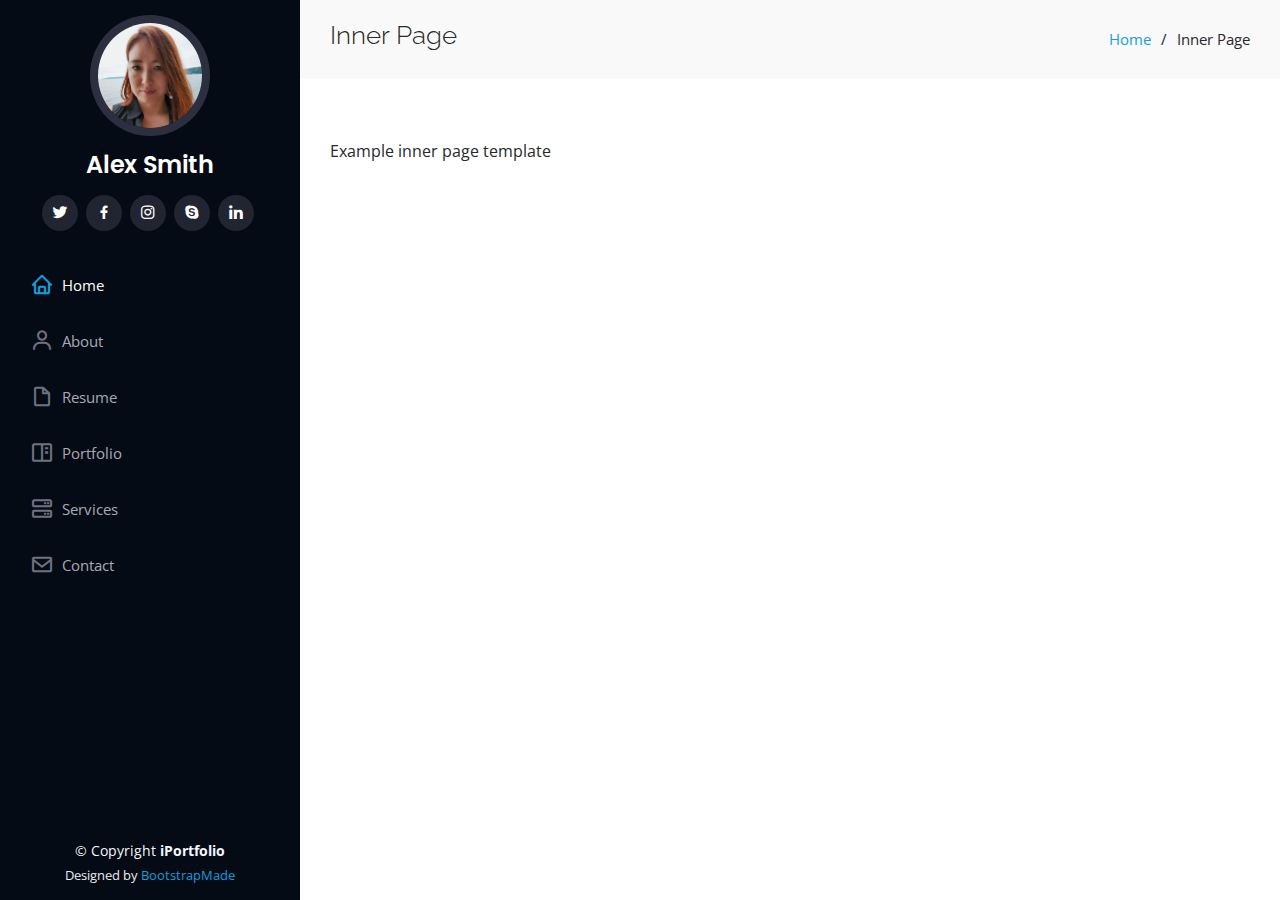
<file: inner-page.html>
<!DOCTYPE html>
<html lang="en">

<head>
  <meta charset="utf-8">
  <meta content="width=device-width, initial-scale=1.0" name="viewport">

  <title>Inner Page - iPortfolio Bootstrap Template</title>
  <meta content="" name="description">
  <meta content="" name="keywords">

  <!-- Favicons -->
  <link href="assets/img/favicon.png" rel="icon">
  <link href="assets/img/apple-touch-icon.png" rel="apple-touch-icon">

  <!-- Google Fonts -->
  <link href="https://fonts.googleapis.com/css?family=Open+Sans:300,300i,400,400i,600,600i,700,700i|Raleway:300,300i,400,400i,500,500i,600,600i,700,700i|Poppins:300,300i,400,400i,500,500i,600,600i,700,700i" rel="stylesheet">

  <!-- Vendor CSS Files -->
  <link href="assets/vendor/aos/aos.css" rel="stylesheet">
  <link href="assets/vendor/bootstrap/css/bootstrap.min.css" rel="stylesheet">
  <link href="assets/vendor/bootstrap-icons/bootstrap-icons.css" rel="stylesheet">
  <link href="assets/vendor/boxicons/css/boxicons.min.css" rel="stylesheet">
  <link href="assets/vendor/glightbox/css/glightbox.min.css" rel="stylesheet">
  <link href="assets/vendor/swiper/swiper-bundle.min.css" rel="stylesheet">

  <!-- Template Main CSS File -->
  <link href="assets/css/style.css" rel="stylesheet">

  <!-- =======================================================
  * Template Name: iPortfolio
  * Updated: Sep 18 2023 with Bootstrap v5.3.2
  * Template URL: https://bootstrapmade.com/iportfolio-bootstrap-portfolio-websites-template/
  * Author: BootstrapMade.com
  * License: https://bootstrapmade.com/license/
  ======================================================== -->
</head>

<body>

  <!-- ======= Mobile nav toggle button ======= -->
  <i class="bi bi-list mobile-nav-toggle d-xl-none"></i>

  <!-- ======= Header ======= -->
  <header id="header">
    <div class="d-flex flex-column">

      <div class="profile">
        <img src="assets/img/profile-img.jpg" alt="" class="img-fluid rounded-circle">
        <h1 class="text-light"><a href="index.html">Alex Smith</a></h1>
        <div class="social-links mt-3 text-center">
          <a href="#" class="twitter"><i class="bx bxl-twitter"></i></a>
          <a href="#" class="facebook"><i class="bx bxl-facebook"></i></a>
          <a href="#" class="instagram"><i class="bx bxl-instagram"></i></a>
          <a href="#" class="google-plus"><i class="bx bxl-skype"></i></a>
          <a href="#" class="linkedin"><i class="bx bxl-linkedin"></i></a>
        </div>
      </div>

      <nav id="navbar" class="nav-menu navbar">
        <ul>
          <li><a href="#hero" class="nav-link scrollto active"><i class="bx bx-home"></i> <span>Home</span></a></li>
          <li><a href="#about" class="nav-link scrollto"><i class="bx bx-user"></i> <span>About</span></a></li>
          <li><a href="#resume" class="nav-link scrollto"><i class="bx bx-file-blank"></i> <span>Resume</span></a></li>
          <li><a href="#portfolio" class="nav-link scrollto"><i class="bx bx-book-content"></i> <span>Portfolio</span></a></li>
          <li><a href="#services" class="nav-link scrollto"><i class="bx bx-server"></i> <span>Services</span></a></li>
          <li><a href="#contact" class="nav-link scrollto"><i class="bx bx-envelope"></i> <span>Contact</span></a></li>
        </ul>
      </nav><!-- .nav-menu -->
    </div>
  </header><!-- End Header -->

  <main id="main">

    <!-- ======= Breadcrumbs ======= -->
    <section class="breadcrumbs">
      <div class="container">

        <div class="d-flex justify-content-between align-items-center">
          <h2>Inner Page</h2>
          <ol>
            <li><a href="index.html">Home</a></li>
            <li>Inner Page</li>
          </ol>
        </div>

      </div>
    </section><!-- End Breadcrumbs -->

    <section class="inner-page">
      <div class="container">
        <p>
          Example inner page template
        </p>
      </div>
    </section>

  </main><!-- End #main -->

  <!-- ======= Footer ======= -->
  <footer id="footer">
    <div class="container">
      <div class="copyright">
        &copy; Copyright <strong><span>iPortfolio</span></strong>
      </div>
      <div class="credits">
        <!-- All the links in the footer should remain intact. -->
        <!-- You can delete the links only if you purchased the pro version. -->
        <!-- Licensing information: https://bootstrapmade.com/license/ -->
        <!-- Purchase the pro version with working PHP/AJAX contact form: https://bootstrapmade.com/iportfolio-bootstrap-portfolio-websites-template/ -->
        Designed by <a href="https://bootstrapmade.com/">BootstrapMade</a>
      </div>
    </div>
  </footer><!-- End  Footer -->

  <a href="#" class="back-to-top d-flex align-items-center justify-content-center"><i class="bi bi-arrow-up-short"></i></a>

  <!-- Vendor JS Files -->
  <script src="assets/vendor/purecounter/purecounter_vanilla.js"></script>
  <script src="assets/vendor/aos/aos.js"></script>
  <script src="assets/vendor/bootstrap/js/bootstrap.bundle.min.js"></script>
  <script src="assets/vendor/glightbox/js/glightbox.min.js"></script>
  <script src="assets/vendor/isotope-layout/isotope.pkgd.min.js"></script>
  <script src="assets/vendor/swiper/swiper-bundle.min.js"></script>
  <script src="assets/vendor/typed.js/typed.umd.js"></script>
  <script src="assets/vendor/waypoints/noframework.waypoints.js"></script>
  <script src="assets/vendor/php-email-form/validate.js"></script>

  <!-- Template Main JS File -->
  <script src="assets/js/main.js"></script>

</body>

</html>
</file>
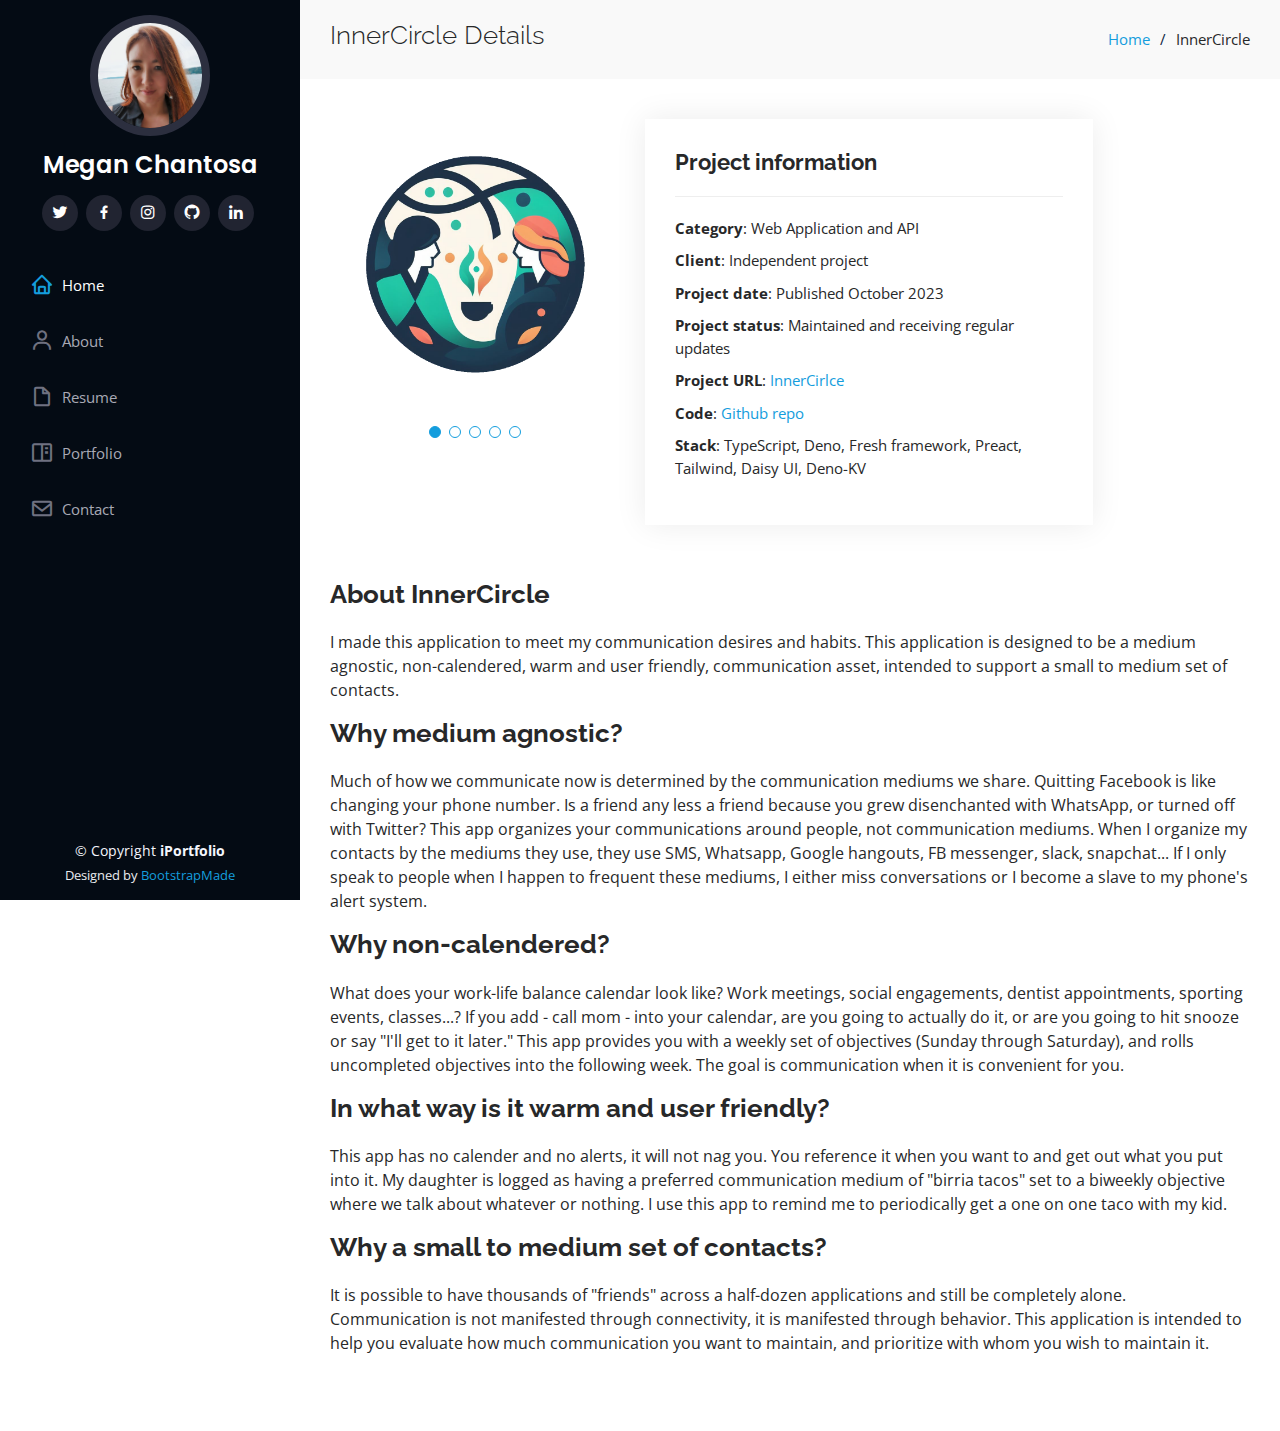
<file: innercircle-details.html>
<!DOCTYPE html>
<html lang="en">

<head>
  <meta charset="utf-8">
  <meta content="width=device-width, initial-scale=1.0" name="viewport">

  <title>Portfolio Details - iPortfolio Bootstrap Template</title>
  <meta content="" name="description">
  <meta content="" name="keywords">

  <!-- Favicons -->
  <link href="assets/img/favicon.png" rel="icon">
  <link href="assets/img/apple-touch-icon.png" rel="apple-touch-icon">

  <!-- Google Fonts -->
  <link href="https://fonts.googleapis.com/css?family=Open+Sans:300,300i,400,400i,600,600i,700,700i|Raleway:300,300i,400,400i,500,500i,600,600i,700,700i|Poppins:300,300i,400,400i,500,500i,600,600i,700,700i" rel="stylesheet">

  <!-- Vendor CSS Files -->
  <link href="assets/vendor/aos/aos.css" rel="stylesheet">
  <link href="assets/vendor/bootstrap/css/bootstrap.min.css" rel="stylesheet">
  <link href="assets/vendor/bootstrap-icons/bootstrap-icons.css" rel="stylesheet">
  <link href="assets/vendor/boxicons/css/boxicons.min.css" rel="stylesheet">
  <link href="assets/vendor/glightbox/css/glightbox.min.css" rel="stylesheet">
  <link href="assets/vendor/swiper/swiper-bundle.min.css" rel="stylesheet">

  <!-- Template Main CSS File -->
  <link href="assets/css/style.css" rel="stylesheet">

  <!-- =======================================================
  * Template Name: iPortfolio
  * Updated: Sep 18 2023 with Bootstrap v5.3.2
  * Template URL: https://bootstrapmade.com/iportfolio-bootstrap-portfolio-websites-template/
  * Author: BootstrapMade.com
  * License: https://bootstrapmade.com/license/
  ======================================================== -->
</head>

<body>

  <!-- ======= Mobile nav toggle button ======= -->
  <i class="bi bi-list mobile-nav-toggle d-xl-none"></i>

  <!-- ======= Header ======= -->
  <header id="header">
    <div class="d-flex flex-column">

      <div class="profile">
        <img src="assets/img/profile-img.jpg" alt="" class="img-fluid rounded-circle">
        <h1 class="text-light"><a href="index.html">Megan Chantosa</a></h1>
        <div class="social-links mt-3 text-center">
          <a 
            href="https://twitter.com/MChantosa" 
            class="twitter"
            target="_blank">
            <i class="bx bxl-twitter"></i>
          </a>
          <a 
            href="https://www.facebook.com/megan.chantosa" 
            class="facebook"
            target="_blank">
            <i class="bx bxl-facebook"></i>
          </a>
          <a 
            href="https://www.instagram.com/mchantosa/" 
            class="instagram"
            target="_blank">
            <i class="bx bxl-instagram"></i>
          </a>
          <a 
            href="https://github.com/mchantosa" 
            class="github"
            target="_blank">
            <i class="bx bxl-github"></i>
          </a>
          <a 
            href="https://www.linkedin.com/in/mchantosa/" 
            class="linkedin"
            target="_blank">
            <i class="bx bxl-linkedin"></i>
          </a>
        </div>
      </div>

      <nav id="navbar" class="nav-menu navbar">
        <ul>
          <li><a href="index.html#hero" class="nav-link scrollto active"><i class="bx bx-home"></i> <span>Home</span></a></li>
          <li><a href="index.html#about" class="nav-link scrollto"><i class="bx bx-user"></i> <span>About</span></a></li>
          <li><a href="index.html#resume" class="nav-link scrollto"><i class="bx bx-file-blank"></i> <span>Resume</span></a></li>
          <li><a href="index.html#portfolio" class="nav-link scrollto"><i class="bx bx-book-content"></i> <span>Portfolio</span></a></li>
          <!-- <li><a href="#services" class="nav-link scrollto"><i class="bx bx-server"></i> <span>Services</span></a></li> -->
          <li><a href="index.html#contact" class="nav-link scrollto"><i class="bx bx-envelope"></i> <span>Contact</span></a></li>
        </ul>
      </nav><!-- .nav-menu -->
    </div>
  </header><!-- End Header -->

  <main id="main">

    <!-- ======= Breadcrumbs ======= -->
    <section id="breadcrumbs" class="breadcrumbs">
      <div class="container">

        <div class="d-flex justify-content-between align-items-center">
          <h2>InnerCircle Details</h2>
          <ol>
            <li><a href="index.html">Home</a></li>
            <li>InnerCircle</li>
          </ol>
        </div>

      </div>
    </section><!-- End Breadcrumbs -->

    <!-- ======= Portfolio Details Section ======= -->
    <section id="portfolio-details" class="portfolio-details">
      <div class="container">

        <div class="row gy-4">

          <div class="col-lg-4">
            <div class="portfolio-details-slider swiper">
              <div class="swiper-wrapper align-items-center">

                <div class="swiper-slide" data-swiper-autoplay="2000">
                  <img src="assets/img/portfolio/innercircle/logo.png" alt="">
                </div>

                <div class="swiper-slide" data-swiper-autoplay="2000">
                  <img src="assets/img/portfolio/innercircle/coffee_desk.jpg" alt="">
                </div>

                <div class="swiper-slide" data-swiper-autoplay="2000">
                  <img src="assets/img/portfolio/innercircle/avatar_icon.png" alt="">
                </div>

                <div class="swiper-slide" data-swiper-autoplay="2000">
                  <img src="assets/img/portfolio/innercircle/coffee_toast.jpg" alt="">
                </div>

                <div class="swiper-slide" data-swiper-autoplay="2000">
                  <img src="assets/img/portfolio/innercircle/letter.jpg" alt="">
                </div>

              </div>
              <div class="swiper-pagination"></div>
            </div>
          </div>

          <div class="col-lg-6">
            <div class="portfolio-info">
              <h3>Project information</h3>
              <ul>
                <li><strong>Category</strong>: Web Application and API</li>
                <li><strong>Client</strong>: Independent project</li>
                <li><strong>Project date</strong>: Published October 2023</li>
                <li><strong>Project status</strong>: Maintained and receiving regular updates</li>
                <li><strong>Project URL</strong>: <a href="https://innercircleprm.com/" target="_blank">InnerCirlce</a></li>
                <li><strong>Code</strong>: <a href="https://github.com/mchantosa/smooth-kitty/tree/main" target="_blank">Github repo</a></li>
                <li><strong>Stack</strong>: TypeScript, Deno, Fresh framework, Preact, Tailwind, Daisy UI, Deno-KV</li>
              </ul>
            </div>
          </div>
          <div class="portfolio-description">
            <h2>About InnerCircle</h2>
            <p>
              I made this application to meet my communication desires and habits. This application is designed to be a medium agnostic, non-calendered, warm and user friendly, communication asset, intended to support a small to medium set of contacts.
            </p>
            <h2>Why medium agnostic?</h2>
            <p>
              Much of how we communicate now is determined by the communication mediums we share. Quitting Facebook is like changing your phone number. Is a friend any less a friend because you grew disenchanted with WhatsApp, or turned off with Twitter? This app organizes your communications around people, not communication mediums. When I organize my contacts by the mediums they use, they use SMS, Whatsapp, Google hangouts, FB messenger, slack, snapchat... If I only speak to people when I happen to frequent these mediums, I either miss conversations or I become a slave to my phone's alert system. 
            </p>
            <h2>Why non-calendered?</h2>
            <p>
              What does your work-life balance calendar look like? Work meetings, social engagements, dentist appointments, sporting events, classes...? If you add - call mom - into your calendar, are you going to actually do it, or are you going to hit snooze or say "I'll get to it later." This app provides you with a weekly set of objectives (Sunday through Saturday), and rolls uncompleted objectives into the following week. The goal is communication when it is convenient for you.
            </p>
            <h2>In what way is it warm and user friendly?</h2>
            <p>
              This app has no calender and no alerts, it will not nag you. You reference it when you want to and get out what you put into it. My daughter is logged as having a preferred communication medium of "birria tacos" set to a biweekly objective where we talk about whatever or nothing. I use this app to remind me to periodically get a one on one taco with my kid. 
            </p>
            <h2>Why a small to medium set of contacts?</h2>
            <p>
              It is possible to have thousands of "friends" across a half-dozen applications and still be completely alone. Communication is not manifested through connectivity, it is manifested through behavior. This application is intended to help you evaluate how much communication you want to maintain, and prioritize with whom you wish to maintain it.
            </p>
          </div>
        </div>

      </div>
    </section><!-- End Portfolio Details Section -->

  </main><!-- End #main -->

  <!-- ======= Footer ======= -->
  <footer id="footer">
    <div class="container">
      <div class="copyright">
        &copy; Copyright <strong><span>iPortfolio</span></strong>
      </div>
      <div class="credits">
        <!-- All the links in the footer should remain intact. -->
        <!-- You can delete the links only if you purchased the pro version. -->
        <!-- Licensing information: https://bootstrapmade.com/license/ -->
        <!-- Purchase the pro version with working PHP/AJAX contact form: https://bootstrapmade.com/iportfolio-bootstrap-portfolio-websites-template/ -->
        Designed by <a href="https://bootstrapmade.com/">BootstrapMade</a>
      </div>
    </div>
  </footer><!-- End  Footer -->

  <a href="#" class="back-to-top d-flex align-items-center justify-content-center"><i class="bi bi-arrow-up-short"></i></a>

  <!-- Vendor JS Files -->
  <script src="assets/vendor/purecounter/purecounter_vanilla.js"></script>
  <script src="assets/vendor/aos/aos.js"></script>
  <script src="assets/vendor/bootstrap/js/bootstrap.bundle.min.js"></script>
  <script src="assets/vendor/glightbox/js/glightbox.min.js"></script>
  <script src="assets/vendor/isotope-layout/isotope.pkgd.min.js"></script>
  <script src="assets/vendor/swiper/swiper-bundle.min.js"></script>
  <script src="assets/vendor/typed.js/typed.umd.js"></script>
  <script src="assets/vendor/waypoints/noframework.waypoints.js"></script>
  <script src="assets/vendor/php-email-form/validate.js"></script>

  <!-- Template Main JS File -->
  <script src="assets/js/main.js"></script>

</body>

</html>
</file>
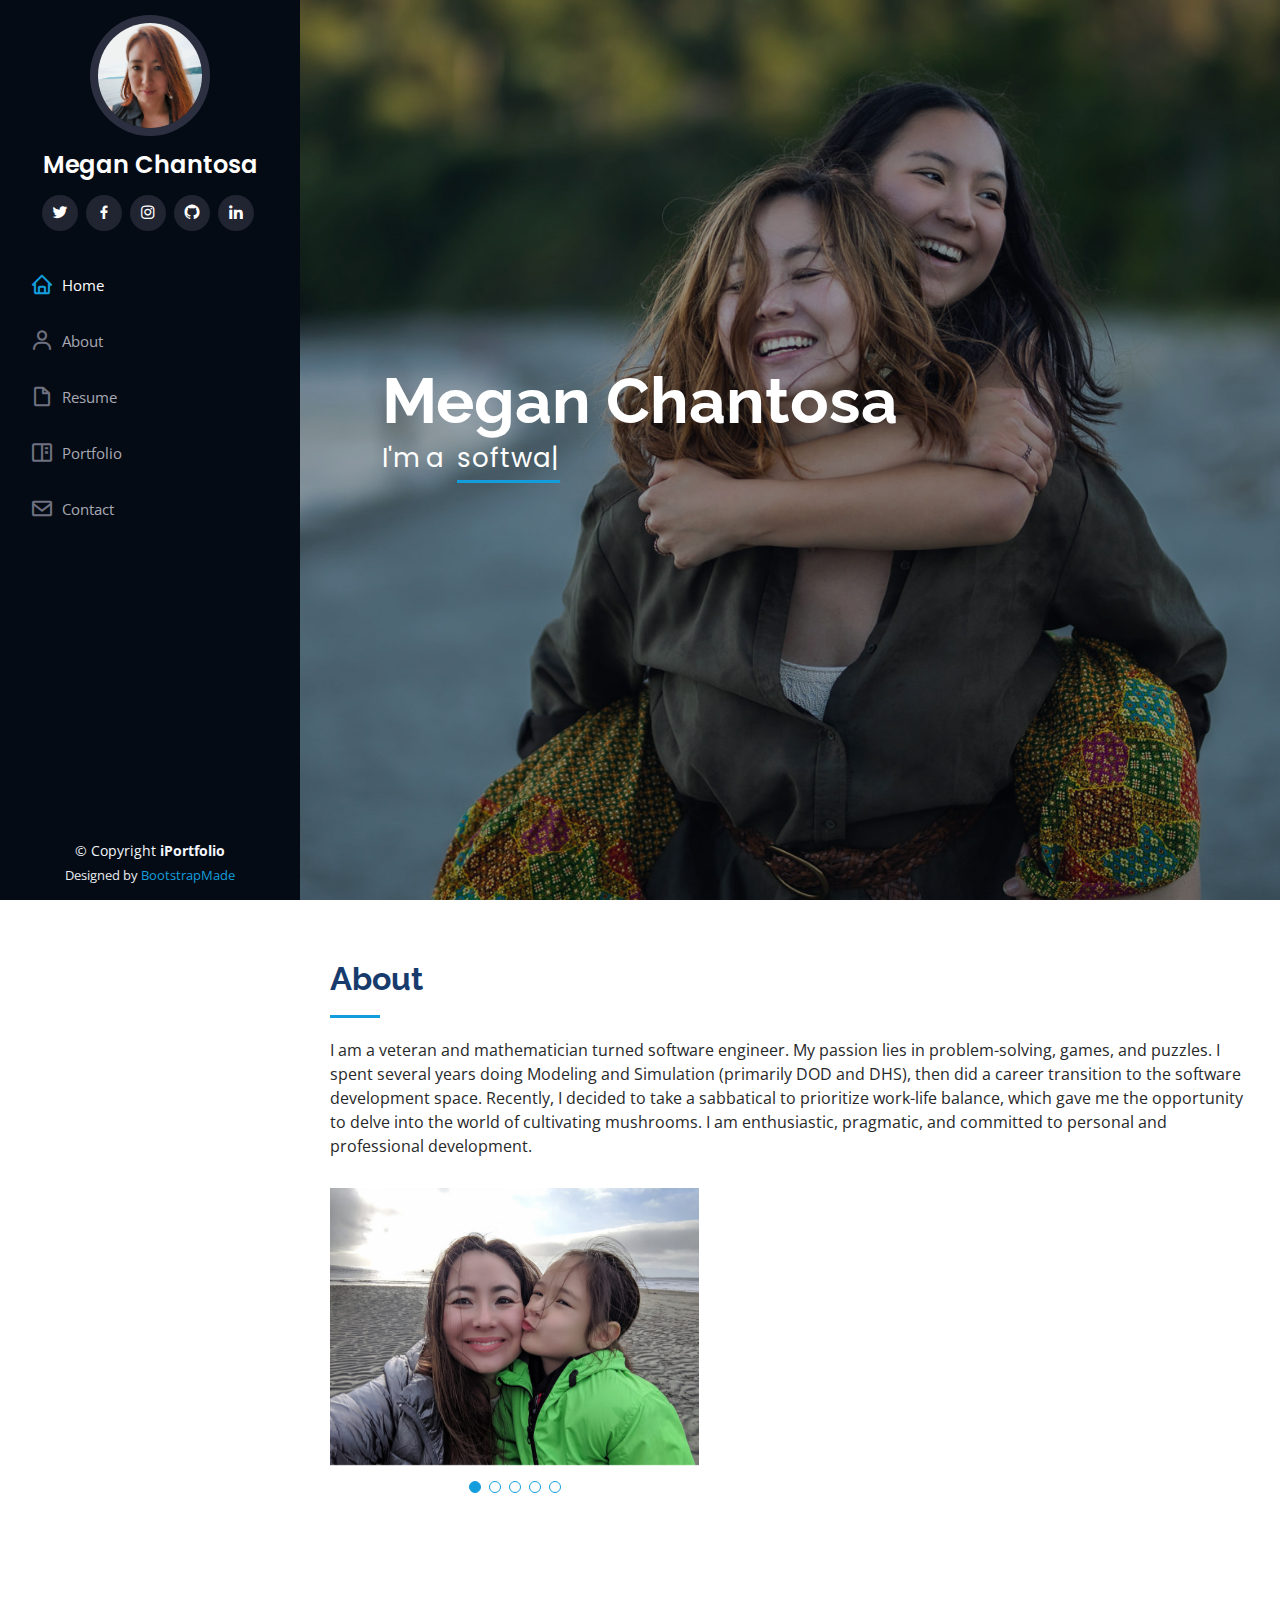
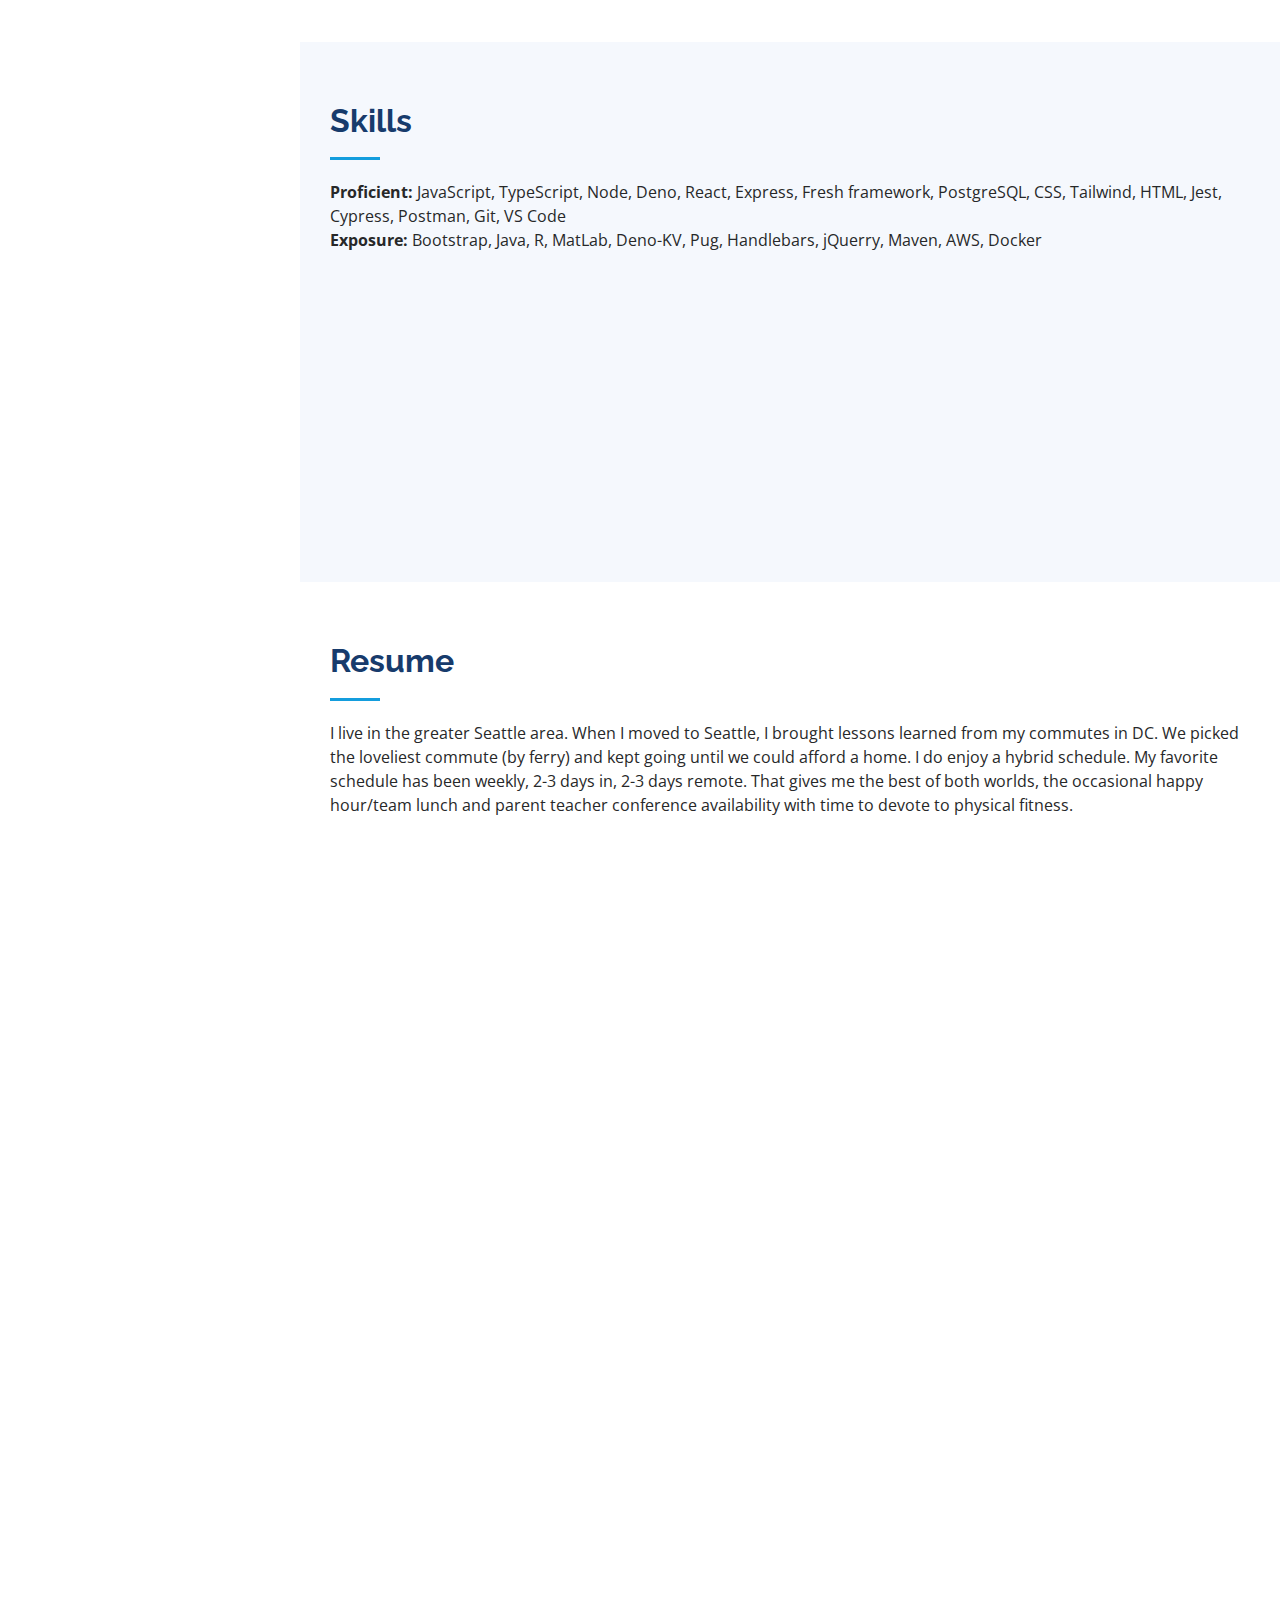
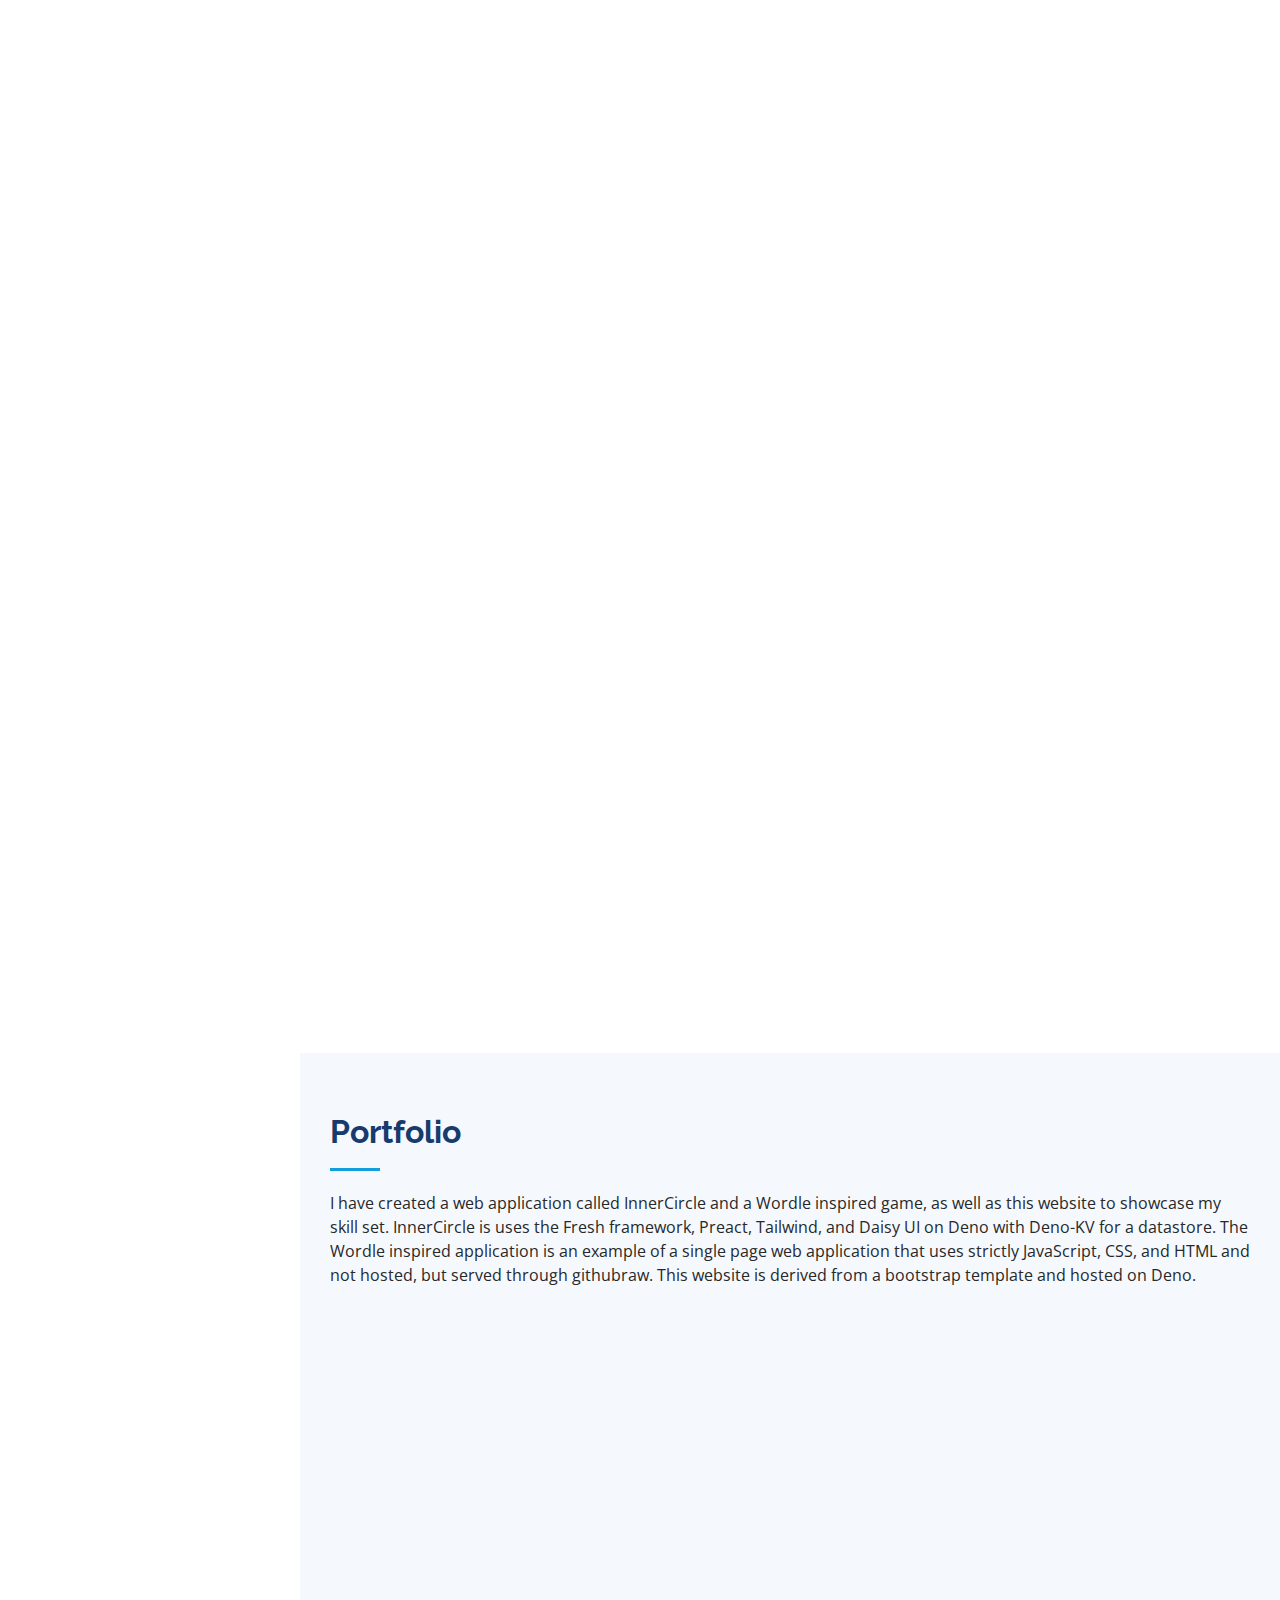
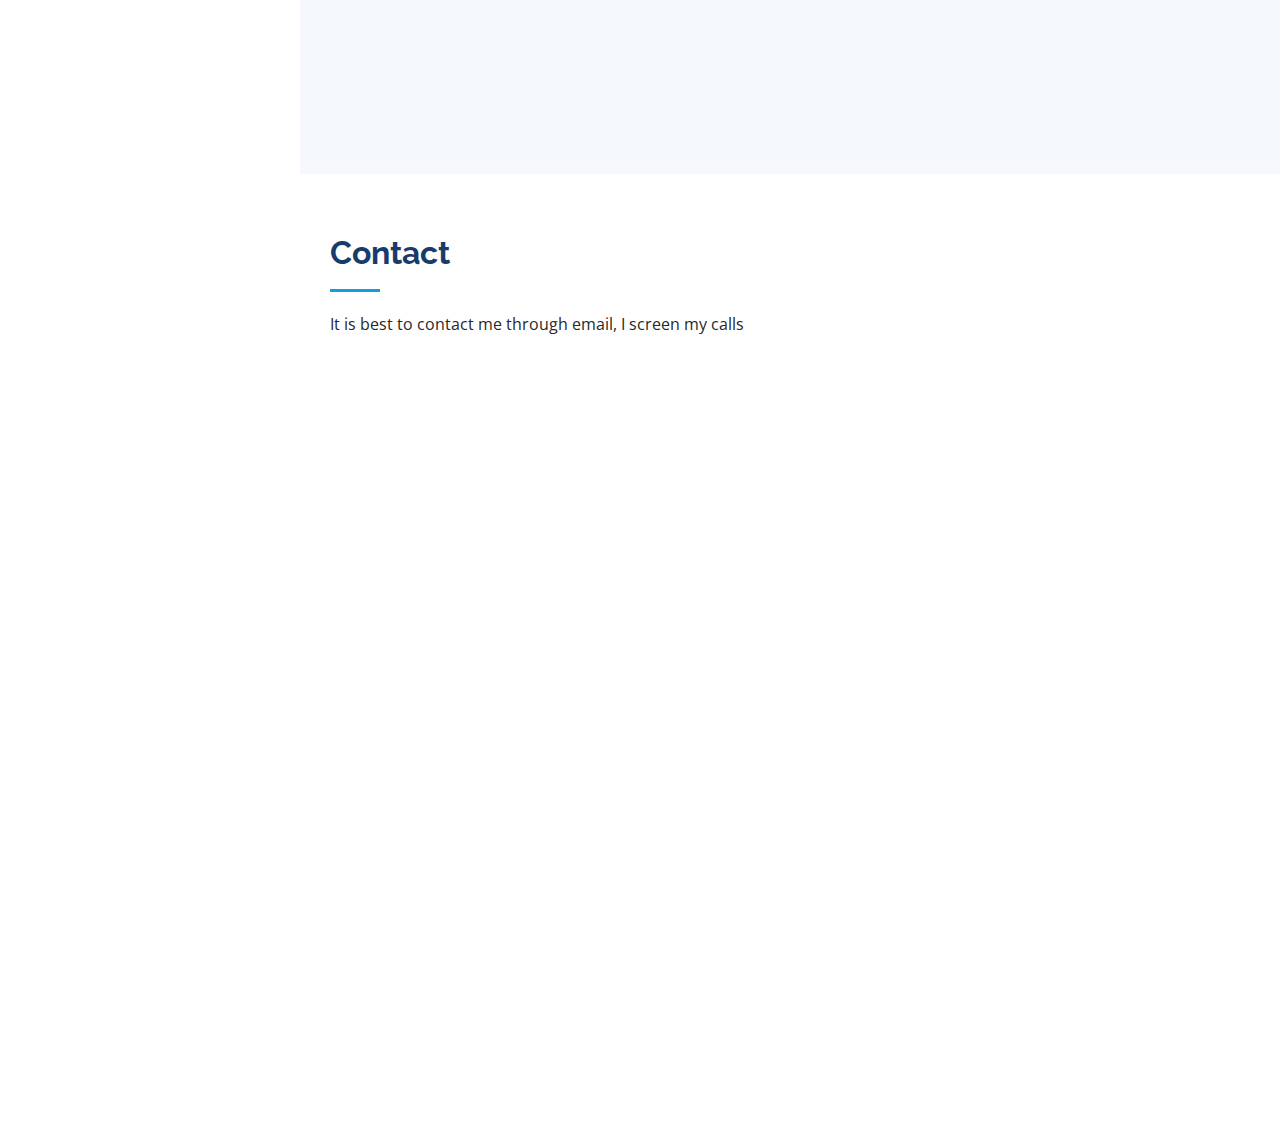
<file: profile.html>
<!DOCTYPE html>
<html lang="en">

<head>
  <meta charset="utf-8">
  <meta content="width=device-width, initial-scale=1.0" name="viewport">

  <title>Megan Chantosa Software Engineer</title>
  <meta content="" name="description">
  <meta content="" name="keywords">

  <!-- Favicons -->
  <link href="assets/img/favicon.png" rel="icon">
  <link href="assets/img/apple-touch-icon.png" rel="apple-touch-icon">

  <!-- Google Fonts -->
  <link href="https://fonts.googleapis.com/css?family=Open+Sans:300,300i,400,400i,600,600i,700,700i|Raleway:300,300i,400,400i,500,500i,600,600i,700,700i|Poppins:300,300i,400,400i,500,500i,600,600i,700,700i" rel="stylesheet">

  <!-- Vendor CSS Files -->
  <link href="assets/vendor/aos/aos.css" rel="stylesheet">
  <link href="assets/vendor/bootstrap/css/bootstrap.min.css" rel="stylesheet">
  <link href="assets/vendor/bootstrap-icons/bootstrap-icons.css" rel="stylesheet">
  <link href="assets/vendor/boxicons/css/boxicons.min.css" rel="stylesheet">
  <link href="assets/vendor/glightbox/css/glightbox.min.css" rel="stylesheet">
  <link href="assets/vendor/swiper/swiper-bundle.min.css" rel="stylesheet">

  <!-- Template Main CSS File -->
  <link href="assets/css/style.css" rel="stylesheet">

  <!-- =======================================================
  * Template Name: iPortfolio
  * Updated: Sep 18 2023 with Bootstrap v5.3.2
  * Template URL: https://bootstrapmade.com/iportfolio-bootstrap-portfolio-websites-template/
  * Author: BootstrapMade.com
  * License: https://bootstrapmade.com/license/
  ======================================================== -->
</head>

<body>

  <!-- ======= Mobile nav toggle button ======= -->
  <i class="bi bi-list mobile-nav-toggle d-xl-none"></i>

  <!-- ======= Header ======= -->
  <header id="header">
    <div class="d-flex flex-column">

      <div class="profile">
        <img src="assets/img/profile-img.jpg" alt="" class="img-fluid rounded-circle">
        <h1 class="text-light"><a href="profile.html">Megan Chantosa</a></h1>
        <div class="social-links mt-3 text-center">
          <a 
            href="https://twitter.com/MChantosa" 
            class="twitter"
            target="_blank">
            <i class="bx bxl-twitter"></i>
          </a>
          <a 
            href="https://www.facebook.com/megan.chantosa" 
            class="facebook"
            target="_blank">
            <i class="bx bxl-facebook"></i>
          </a>
          <a 
            href="https://www.instagram.com/mchantosa/" 
            class="instagram"
            target="_blank">
            <i class="bx bxl-instagram"></i>
          </a>
          <a 
            href="https://github.com/mchantosa" 
            class="github"
            target="_blank">
            <i class="bx bxl-github"></i>
          </a>
          <a 
            href="https://www.linkedin.com/in/mchantosa/" 
            class="linkedin"
            target="_blank">
            <i class="bx bxl-linkedin"></i>
          </a>
        </div>
      </div>

      <nav id="navbar" class="nav-menu navbar">
        <ul>
          <li><a href="#hero" class="nav-link scrollto active"><i class="bx bx-home"></i> <span>Home</span></a></li>
          <li><a href="#about" class="nav-link scrollto"><i class="bx bx-user"></i> <span>About</span></a></li>
          <li><a href="#resume" class="nav-link scrollto"><i class="bx bx-file-blank"></i> <span>Resume</span></a></li>
          <li><a href="#portfolio" class="nav-link scrollto"><i class="bx bx-book-content"></i> <span>Portfolio</span></a></li>
          <!-- <li><a href="#services" class="nav-link scrollto"><i class="bx bx-server"></i> <span>Services</span></a></li> -->
          <li><a href="#contact" class="nav-link scrollto"><i class="bx bx-envelope"></i> <span>Contact</span></a></li>
        </ul>
      </nav><!-- .nav-menu -->
    </div>
  </header><!-- End Header -->

  <!-- ======= Hero Section ======= -->
  <section id="hero" class="d-flex flex-column justify-content-center align-items-center">
    <div class="hero-container" data-aos="fade-in">
      <h1>Megan Chantosa</h1>
      <p>I'm a &nbsp;<span class="typed" data-typed-items="software engineer, fullstack developer, web developer, quality assurance engineer, mathematician, mushroom enthusiast"></span></p>
    </div>
  </section><!-- End Hero -->

  <main id="main">

    <!-- ======= About Section ======= -->
    <section id="about" class="about">
      <div class="container">

        <div class="section-title">
          <h2>About</h2>
          <p>I am a veteran and mathematician turned software engineer. My passion lies in problem-solving, games, and puzzles. I spent several years doing Modeling and Simulation (primarily DOD and DHS), then did a career transition to the software development space. Recently, I decided to take a sabbatical to prioritize work-life balance, which gave me the opportunity to delve into the world of cultivating mushrooms. I am enthusiastic, pragmatic, and committed to personal and professional development.
          </p>
        </div>

        <div class="row">
          <!-- <div class="col-lg-4" data-aos="fade-right">
            <img src="assets/img/profile-img.jpg" class="img-fluid" alt="">
          </div> -->
          <div class="col-lg-5" > <!-- data-aos="fade-right" -->
            <div class="about-slider swiper">
              <div class="swiper-wrapper align-items-center">
                <div class="swiper-slide">
                  <img src="assets/img/aboutme/about-me-1.jpg" class="img-fluid" alt="">
                </div>
                <div class="swiper-slide">
                  <img src="assets/img/aboutme/about-me-2.jpg" class="img-fluid" alt="">
                </div>
                <div class="swiper-slide">
                  <img src="assets/img/aboutme/about-me-3.jpg" class="img-fluid" alt="">
                </div>
                <div class="swiper-slide">
                  <img src="assets/img/aboutme/about-me-4.jpg" class="img-fluid" alt="">
                </div>
                <div class="swiper-slide">
                  <img src="assets/img/aboutme/about-me-5.jpg" class="img-fluid" alt="">
                </div>
              </div>
              <div class="swiper-pagination"></div>
            </div>
          </div>
          <div class="col-lg-7 pt-4 pt-lg-0 content" data-aos="fade-left">
            <h3>Software Engineer, Fullstack Developer, Frontend, Backend, Web Developer &amp; Quality Assurance Engineer.</h3>
            <p class="fst-italic">
              I enjoy hiking, reading, pushups, cuddling my naked cat, fire pits, coffee, tea, good food, Star Trek, SciFi, Scrabble, and puzzles.
            </p>
            <div class="row">
              
              <div class="col-lg-6">
                <ul>
                  <li><i class="bi bi-chevron-right"></i> <strong>Degree:</strong> <span>MA Mathematics</span></li>
                  <li><i class="bi bi-chevron-right"></i> <strong>Availability:</strong> <span>Open to work</span></li>
                  <li><i class="bi bi-chevron-right"></i> <strong>Freelance:</strong> <span>Available</span></li>
                </ul>
              </div>
              <div class="col-lg-6">
                <ul>
                  <li><i class="bi bi-chevron-right"></i> <strong>Email:</strong> <span>meganemmamoore@gmail.com</span></li>
                  <li><i class="bi bi-chevron-right"></i> <strong>Phone:</strong> <span>336-978-4359</span></li>
                  <li><i class="bi bi-chevron-right"></i> <strong>City:</strong> <span>Seattle, WA</span></li>
                </ul>
              </div>
            </div>
            <p>
              I am currently looking to get off the bench and occupying myself with some personal projects and freelance until I do so. Feel free to reach out if you have a project you would like to collaborate on. Checkout my projects and portfolio for more information.
            </p>
          </div>
        </div>

      </div>
    </section><!-- End About Section -->

    <!-- ======= Facts Section ======= -->
    <!--
    <section id="facts" class="facts">
      <div class="container">

        <div class="section-title">
          <h2>Facts</h2>
          <p>Magnam dolores commodi suscipit. Necessitatibus eius consequatur ex aliquid fuga eum quidem. Sit sint consectetur velit. Quisquam quos quisquam cupiditate. Et nemo qui impedit suscipit alias ea. Quia fugiat sit in iste officiis commodi quidem hic quas.</p>
        </div>

        <div class="row no-gutters">

          <div class="col-lg-3 col-md-6 d-md-flex align-items-md-stretch" data-aos="fade-up">
            <div class="count-box">
              <i class="bi bi-emoji-smile"></i>
              <span data-purecounter-start="0" data-purecounter-end="232" data-purecounter-duration="1" class="purecounter"></span>
              <p><strong>Happy Clients</strong> consequuntur quae</p>
            </div>
          </div>

          <div class="col-lg-3 col-md-6 d-md-flex align-items-md-stretch" data-aos="fade-up" data-aos-delay="100">
            <div class="count-box">
              <i class="bi bi-journal-richtext"></i>
              <span data-purecounter-start="0" data-purecounter-end="521" data-purecounter-duration="1" class="purecounter"></span>
              <p><strong>Projects</strong> adipisci atque cum quia aut</p>
            </div>
          </div>

          <div class="col-lg-3 col-md-6 d-md-flex align-items-md-stretch" data-aos="fade-up" data-aos-delay="200">
            <div class="count-box">
              <i class="bi bi-headset"></i>
              <span data-purecounter-start="0" data-purecounter-end="1453" data-purecounter-duration="1" class="purecounter"></span>
              <p><strong>Hours Of Support</strong> aut commodi quaerat</p>
            </div>
          </div>

          <div class="col-lg-3 col-md-6 d-md-flex align-items-md-stretch" data-aos="fade-up" data-aos-delay="300">
            <div class="count-box">
              <i class="bi bi-people"></i>
              <span data-purecounter-start="0" data-purecounter-end="32" data-purecounter-duration="1" class="purecounter"></span>
              <p><strong>Hard Workers</strong> rerum asperiores dolor</p>
            </div>
          </div>

        </div>

      </div>
    </section>-->
    <!-- End Facts Section -->

    <!-- ======= Skills Section ======= -->
    <section id="skills" class="skills section-bg">
      <div class="container">

        <div class="section-title">
          <h2>Skills</h2>
          <p><strong>Proficient: </strong>JavaScript, TypeScript, Node, Deno, React, Express, Fresh framework, PostgreSQL, CSS, Tailwind, HTML, Jest, Cypress, Postman, Git, VS Code</p>
          <p><strong>Exposure: </strong>Bootstrap, Java, R, MatLab, Deno-KV, Pug, Handlebars, jQuerry, Maven, AWS, Docker</p>
        </div>

        <div class="row skills-content">

          <div class="col-lg-6" data-aos="fade-up">

            <div class="progress">
              <span class="skill">HTML <i class="val">90%</i></span>
              <div class="progress-bar-wrap">
                <div class="progress-bar" role="progressbar" aria-valuenow="90" aria-valuemin="0" aria-valuemax="100"></div>
              </div>
            </div>

            <div class="progress">
              <span class="skill">CSS <i class="val">90%</i></span>
              <div class="progress-bar-wrap">
                <div class="progress-bar" role="progressbar" aria-valuenow="90" aria-valuemin="0" aria-valuemax="100"></div>
              </div>
            </div>

            <div class="progress">
              <span class="skill">JavaScript <i class="val">90%</i></span>
              <div class="progress-bar-wrap">
                <div class="progress-bar" role="progressbar" aria-valuenow="90" aria-valuemin="0" aria-valuemax="100"></div>
              </div>
            </div>

            <div class="progress">
              <span class="skill">SQL <i class="val">75%</i></span>
              <div class="progress-bar-wrap">
                <div class="progress-bar" role="progressbar" aria-valuenow="75" aria-valuemin="0" aria-valuemax="100"></div>
              </div>
            </div>

          </div>

          <div class="col-lg-6" data-aos="fade-up" data-aos-delay="100">
            <div class="progress">
              <span class="skill">React <i class="val">70%</i></span>
              <div class="progress-bar-wrap">
                <div class="progress-bar" role="progressbar" aria-valuenow="70" aria-valuemin="0" aria-valuemax="100"></div>
              </div>
            </div>

            <div class="progress">
              <span class="skill">TypeScript <i class="val">50%</i></span>
              <div class="progress-bar-wrap">
                <div class="progress-bar" role="progressbar" aria-valuenow="50" aria-valuemin="0" aria-valuemax="100"></div>
              </div>
            </div>

            <div class="progress">
              <span class="skill">Java <i class="val">50%</i></span>
              <div class="progress-bar-wrap">
                <div class="progress-bar" role="progressbar" aria-valuenow="50" aria-valuemin="0" aria-valuemax="100"></div>
              </div>
            </div>

            <div class="progress">
              <span class="skill">NoSql <i class="val">40%</i></span>
              <div class="progress-bar-wrap">
                <div class="progress-bar" role="progressbar" aria-valuenow="40" aria-valuemin="0" aria-valuemax="100"></div>
              </div>
            </div>

          </div>

        </div>

      </div>
    </section><!-- End Skills Section -->

    <!-- ======= Resume Section ======= -->
    <section id="resume" class="resume">
      <div class="container">

        <div class="section-title">
          <h2>Resume</h2>
          <p>I live in the greater Seattle area. When I moved to Seattle, I brought lessons learned from my commutes in DC. We picked the loveliest commute (by ferry) and kept going until we could afford a home. I do enjoy a hybrid schedule. My favorite schedule has been weekly, 2-3 days in, 2-3 days remote. That gives me the best of both worlds, the occasional happy hour/team lunch and parent teacher conference availability with time to devote to physical fitness.</p>
        </div>

        <div class="row">

          <div class="col-lg-6" data-aos="fade-up">
            <h3 class="resume-title">Summary</h3>
            <div class="resume-item pb-0">
              <h4>Megan Chantosa</h4>
              <p><em>I am a software engineer, currently open to fullstack, frontend, and backend development and quality assurance engineer positions. I am currently working on freelance projects and personal projects of interest.</em></p>
              <ul>
                <li>Seattle, WA</li>
                <li>336-978-4359</li>
                <li>meganemmamoore@gmail.com</li>
              </ul>
            </div>

            <h3 class="resume-title">Projects</h3>

            <div class="resume-item">
              <h4>Inner Circle, Mobile</h4>
              <h5>Oct 2023 - present</h5>
              <p><strong>Mobile application: </strong>Extending the frond end of InnerCircle to include a mobile platform</p>
              <p><strong>Architecture: </strong>React-Native</p>
            </div>

            <div class="resume-item">
              <h4>Inner Circle</h4>
              <h5>May 2023 - present</h5>
              <p><strong>Web application: </strong>Medium agnostic, objective oriented, personal relation manager</p>
              <p><strong>Architecture: </strong>Deno, Fresh framework, Preact, Tailwind, Daisy UI, Deno-KV</p>
            </div>

            <div class="resume-item">
              <h4>A Wordle</h4>
              <h5>May 2023</h5>
              <p><strong>Web application: </strong>Simple single page vanilla HTML, JavaScript, CSS</p>
              <p><strong>Architecture: </strong>HTML, JavaScript, CSS on githubraw</p>
            </div>

            <h3 class="resume-title">Education</h3>
            <div class="resume-item">
              <h4>Code Acadamy, Launch School</h4>
              <h5>2021 - 2023</h5>
              <p><em>Completed fullstack JavaScript track</em></p>
            </div>
            <div class="resume-item">
              <h4>MA, Wake Forest University</h4>
              <h5>2006 - 2008</h5>
              <p><em>Mathematics</em></p>
            </div>
            <div class="resume-item">
              <h4>BS, North Carolina State University</h4>
              <h5>2004 - 2006</h5>
              <p><em>Mathematics</em></p>
            </div>

            <h3 class="resume-title">Military</h3>
            <div class="resume-item">
              <h4>US Army, Non Commissioned Officer, E5</h4>
              <h5>1999 - 2003</h5>
              <p><em> Nuclear, Biological, and Chemical Reconnaissance</em></p>
            </div>
          </div>

          <div class="col-lg-6" data-aos="fade-up" data-aos-delay="100">
            <h3 class="resume-title">Professional Experience</h3>
            <div class="resume-item">
              <h4>Caregiving</h4>
              <h5>Jun 2016 - Oct 2021</h5>
              <p><em>Seattle, WA </em></p>
              <ul>
                <li>I took time off to bring work life balance to my household.</li>
                <li>Home taught kids through a pandemic.</li>
                <li>Grew some mushrooms.</li>
              </ul>
            </div>
            <div class="resume-item">
              <h4>Software Development Engineer Test (SDET)</h4>
              <h5>Aug 2013 - May 2016</h5>
              <p><em>Cortana Corporation, Falls Church, VA</em></p>
              <ul>
                <li>Implemented and managed agile testing methodologies for Nonconventional Exploitation Factors Data System (NEFDS) with JIRA ensuring consistent delivery of high-quality software through rigorous testing</li>
                <li>Pioneered integration of Java and Selenium to automate testing processes using Java and Selenium resulting in 100% improvement of automated test capability</li>
                <li>Developed comprehensive QA deliverables utilizing Microsoft Word serving as essential documentation for user acceptance testing (UAT) and enabling software allowlisting on restricted networks</li>
                <li>Conducted diverse testing activities, including manual, smoke, integration, regression, end-to-end, and cross-platform testing utilizing Java, Selenium, and Excel resulting in increased test frequency by 500% and improved scenario coverage by factor of 12, leading to delivery of near bug-free software within deadlines</li>
              </ul>
            </div>
            <div class="resume-item">
              <h4>Business Analyst/Quality Assurance Manager</h4>
              <h5>Jun 2014 - Sep 2015</h5>
              <p><em>1901 Group, Reston, VA</em></p>
              <ul>
                <li>Successfully served as scrum master, effectively clearing roadblocks for team of 6 developers, 3 QA resources, and IT support across 4 branches of development</li>
                <li>Managed team activities in Microsoft Agile DevOps resulting in 100% improved customer satisfaction</li>
                <li>Gathered requirements and oversaw testing efforts for all software development initiatives, employing Agile DevOps best practices resulting in optimized resource management and 4 branches of development being simultaneously maintained</li>
              </ul>
            </div>
            <div class="resume-item">
              <h4>Operations Analyst</h4>
              <h5>Jan 2009 - Feb 2013</h5>
              <p><em>Metron, Inc., Reston, VA</em></p>
              <ul>
                <li>Provided modeling and simulation analysis and support to all phases of DoD acquisition process utilizing Naval Simulation System and range of simulation tools and methodologies, where contributions significantly informed acquisition decisions</li>
              </ul>
            </div>
          </div>
        </div>

      </div>
    </section><!-- End Resume Section -->

    <!-- ======= Portfolio Section ======= -->
    <section id="portfolio" class="portfolio section-bg">
      <div class="container">

        <div class="section-title">
          <h2>Portfolio</h2>
          <p>I have created a web application called InnerCircle and a Wordle inspired game, as well as this website to showcase my skill set. InnerCircle is uses the Fresh framework, Preact, Tailwind, and Daisy UI on Deno with Deno-KV for a datastore. The Wordle inspired application is an example of a single page web application that uses strictly JavaScript, CSS, and HTML and not hosted, but served through githubraw. This website is derived from a bootstrap template and hosted on Deno.</p>
        </div>

        <div class="row" data-aos="fade-up">
          <div class="col-lg-12 d-flex justify-content-center">
            <ul id="portfolio-flters">
              <li data-filter="*" class="filter-active">All</li>
              <li data-filter=".filter-dynamic">Dynamic Application</li>
              <!-- <li data-filter=".filter-card">Card</li> -->
              <li data-filter=".filter-webapp">Stateful Web Application</li>
            </ul>
          </div>
        </div>

        <div class="row portfolio-container" data-aos="fade-up" data-aos-delay="100">

          <div class="col-lg-4 col-md-6 portfolio-item filter-webapp">
            <div class="portfolio-wrap">
              <img src="assets/img/portfolio/innercircle/logo.png" class="img-fluid" alt="">
              <div class="portfolio-links">
                <a href="assets/img/portfolio/innercircle/logo.png" data-gallery="portfolioGallery" class="portfolio-lightbox" title="InnerCircle logo"><i class="bx bx-plus"></i></a>
                <a href="innercircle-details.html" title="Introduction to InnerCircle"><i class="bx bx-link"></i></a>
              </div>
            </div>
          </div>

          <div class="col-lg-4 col-md-6 portfolio-item filter-dynamic">
            <div class="portfolio-wrap">
              <img src="assets/img/portfolio/awordle/game.png" class="img-fluid" alt="">
              <div class="portfolio-links">
                <a href="assets/img/portfolio/awordle/game.png" data-gallery="portfolioGallery" class="portfolio-lightbox" title="A Wordle inspired game"><i class="bx bx-plus"></i></a>
                <a href="awordle-details.html" title="More Details"><i class="bx bx-link"></i></a>
              </div>
            </div>
          </div>

        </div>
      </div>
    </section><!-- End Portfolio Section -->

    <!-- ======= Services Section ======= -->
    <!--
    <section id="services" class="services">
      <div class="container">

        <div class="section-title">
          <h2>Services</h2>
          <p>Magnam dolores commodi suscipit. Necessitatibus eius consequatur ex aliquid fuga eum quidem. Sit sint consectetur velit. Quisquam quos quisquam cupiditate. Et nemo qui impedit suscipit alias ea. Quia fugiat sit in iste officiis commodi quidem hic quas.</p>
        </div>

        <div class="row">
          <div class="col-lg-4 col-md-6 icon-box" data-aos="fade-up">
            <div class="icon"><i class="bi bi-briefcase"></i></div>
            <h4 class="title"><a href="">Lorem Ipsum</a></h4>
            <p class="description">Voluptatum deleniti atque corrupti quos dolores et quas molestias excepturi sint occaecati cupiditate non provident</p>
          </div>
          <div class="col-lg-4 col-md-6 icon-box" data-aos="fade-up" data-aos-delay="100">
            <div class="icon"><i class="bi bi-card-checklist"></i></div>
            <h4 class="title"><a href="">Dolor Sitema</a></h4>
            <p class="description">Minim veniam, quis nostrud exercitation ullamco laboris nisi ut aliquip ex ea commodo consequat tarad limino ata</p>
          </div>
          <div class="col-lg-4 col-md-6 icon-box" data-aos="fade-up" data-aos-delay="200">
            <div class="icon"><i class="bi bi-bar-chart"></i></div>
            <h4 class="title"><a href="">Sed ut perspiciatis</a></h4>
            <p class="description">Duis aute irure dolor in reprehenderit in voluptate velit esse cillum dolore eu fugiat nulla pariatur</p>
          </div>
          <div class="col-lg-4 col-md-6 icon-box" data-aos="fade-up" data-aos-delay="300">
            <div class="icon"><i class="bi bi-binoculars"></i></div>
            <h4 class="title"><a href="">Magni Dolores</a></h4>
            <p class="description">Excepteur sint occaecat cupidatat non proident, sunt in culpa qui officia deserunt mollit anim id est laborum</p>
          </div>
          <div class="col-lg-4 col-md-6 icon-box" data-aos="fade-up" data-aos-delay="400">
            <div class="icon"><i class="bi bi-brightness-high"></i></div>
            <h4 class="title"><a href="">Nemo Enim</a></h4>
            <p class="description">At vero eos et accusamus et iusto odio dignissimos ducimus qui blanditiis praesentium voluptatum deleniti atque</p>
          </div>
          <div class="col-lg-4 col-md-6 icon-box" data-aos="fade-up" data-aos-delay="500">
            <div class="icon"><i class="bi bi-calendar4-week"></i></div>
            <h4 class="title"><a href="">Eiusmod Tempor</a></h4>
            <p class="description">Et harum quidem rerum facilis est et expedita distinctio. Nam libero tempore, cum soluta nobis est eligendi</p>
          </div>
        </div>

      </div>
    </section>
    -->
    <!-- End Services Section -->

    <!-- ======= Testimonials Section ======= -->
    <!--
    <section id="testimonials" class="testimonials section-bg">
      <div class="container">

        <div class="section-title">
          <h2>Testimonials</h2>
          <p>Magnam dolores commodi suscipit. Necessitatibus eius consequatur ex aliquid fuga eum quidem. Sit sint consectetur velit. Quisquam quos quisquam cupiditate. Et nemo qui impedit suscipit alias ea. Quia fugiat sit in iste officiis commodi quidem hic quas.</p>
        </div>

        <div class="testimonials-slider swiper" data-aos="fade-up" data-aos-delay="100">
          <div class="swiper-wrapper">

            <div class="swiper-slide">
              <div class="testimonial-item" data-aos="fade-up">
                <p>
                  <i class="bx bxs-quote-alt-left quote-icon-left"></i>
                  Proin iaculis purus consequat sem cure digni ssim donec porttitora entum suscipit rhoncus. Accusantium quam, ultricies eget id, aliquam eget nibh et. Maecen aliquam, risus at semper.
                  <i class="bx bxs-quote-alt-right quote-icon-right"></i>
                </p>
                <img src="assets/img/testimonials/testimonials-1.jpg" class="testimonial-img" alt="">
                <h3>Saul Goodman</h3>
                <h4>Ceo &amp; Founder</h4>
              </div>
            </div> 

            <div class="swiper-slide">
              <div class="testimonial-item" data-aos="fade-up" data-aos-delay="100">
                <p>
                  <i class="bx bxs-quote-alt-left quote-icon-left"></i>
                  Export tempor illum tamen malis malis eram quae irure esse labore quem cillum quid cillum eram malis quorum velit fore eram velit sunt aliqua noster fugiat irure amet legam anim culpa.
                  <i class="bx bxs-quote-alt-right quote-icon-right"></i>
                </p>
                <img src="assets/img/testimonials/testimonials-2.jpg" class="testimonial-img" alt="">
                <h3>Sara Wilsson</h3>
                <h4>Designer</h4>
              </div>
            </div>

            <div class="swiper-slide">
              <div class="testimonial-item" data-aos="fade-up" data-aos-delay="200">
                <p>
                  <i class="bx bxs-quote-alt-left quote-icon-left"></i>
                  Enim nisi quem export duis labore cillum quae magna enim sint quorum nulla quem veniam duis minim tempor labore quem eram duis noster aute amet eram fore quis sint minim.
                  <i class="bx bxs-quote-alt-right quote-icon-right"></i>
                </p>
                <img src="assets/img/testimonials/testimonials-3.jpg" class="testimonial-img" alt="">
                <h3>Jena Karlis</h3>
                <h4>Store Owner</h4>
              </div>
            </div>

            <div class="swiper-slide">
              <div class="testimonial-item" data-aos="fade-up" data-aos-delay="300">
                <p>
                  <i class="bx bxs-quote-alt-left quote-icon-left"></i>
                  Fugiat enim eram quae cillum dolore dolor amet nulla culpa multos export minim fugiat minim velit minim dolor enim duis veniam ipsum anim magna sunt elit fore quem dolore labore illum veniam.
                  <i class="bx bxs-quote-alt-right quote-icon-right"></i>
                </p>
                <img src="assets/img/testimonials/testimonials-4.jpg" class="testimonial-img" alt="">
                <h3>Matt Brandon</h3>
                <h4>Freelancer</h4>
              </div>
            </div>

            <div class="swiper-slide">
              <div class="testimonial-item" data-aos="fade-up" data-aos-delay="400">
                <p>
                  <i class="bx bxs-quote-alt-left quote-icon-left"></i>
                  Quis quorum aliqua sint quem legam fore sunt eram irure aliqua veniam tempor noster veniam enim culpa labore duis sunt culpa nulla illum cillum fugiat legam esse veniam culpa fore nisi cillum quid.
                  <i class="bx bxs-quote-alt-right quote-icon-right"></i>
                </p>
                <img src="assets/img/testimonials/testimonials-5.jpg" class="testimonial-img" alt="">
                <h3>John Larson</h3>
                <h4>Entrepreneur</h4>
              </div>
            </div>

          </div>
          <div class="swiper-pagination"></div>
        </div>

      </div>
    </section>
    -->
    <!-- End Testimonials Section -->

    <!-- ======= Contact Section ======= -->
    <section id="contact" class="contact">
      <div class="container">

        <div class="section-title">
          <h2>Contact</h2>
          <p>It is best to contact me through email, I screen my calls</p>
        </div>

        <div class="row" data-aos="fade-in">

          <div class="col-lg-6 d-flex align-items-stretch">
            <div class="info">
              <div class="email">
                <i class="bi bi-envelope"></i>
                <h4>Email:</h4>
                <p>meganemmamoore@gmail.com</p>
              </div>
              <div class="phone">
                <i class="bi bi-phone"></i>
                <h4>Call:</h4>
                <p>336-978-4359</p>
              </div>
              <div class="address">
                <i class="bi bi-geo-alt"></i>
                <h4>Location:</h4>
                <p>Seattle, WA</p>
              </div>
              <iframe 
                src="https://www.google.com/maps/embed?pb=!1m14!1m12!1m3!1d172040.87733655708!2d-122.46375772407954!3d47.642871317631396!2m3!1f0!2f0!3f0!3m2!1i1024!2i768!4f13.1!5e0!3m2!1sen!2sus!4v1696986732163!5m2!1sen!2sus" 
                width="400" 
                height="300" 
                style="border:0;" 
                allowfullscreen="" 
                loading="lazy" 
                referrerpolicy="no-referrer-when-downgrade">
              </iframe>
            </div>

          </div>
          <div class="col-lg-6 d-flex align-items-stretch">
            <img src="assets/img/spaceneedle.jpg" class="img-fluid" alt="The Space Needle">
          </div>
        </div>

      </div>
    </section><!-- End Contact Section -->

  </main><!-- End #main -->

  <!-- ======= Footer ======= -->
  <footer id="footer">
    <div class="container">
      <div class="copyright">
        &copy; Copyright <strong><span>iPortfolio</span></strong>
      </div>
      <div class="credits">
        <!-- All the links in the footer should remain intact. -->
        <!-- You can delete the links only if you purchased the pro version. -->
        <!-- Licensing information: https://bootstrapmade.com/license/ -->
        <!-- Purchase the pro version with working PHP/AJAX contact form: https://bootstrapmade.com/iportfolio-bootstrap-portfolio-websites-template/ -->
        Designed by <a href="https://bootstrapmade.com/">BootstrapMade</a>
      </div>
    </div>
  </footer><!-- End  Footer -->

  <a href="#" class="back-to-top d-flex align-items-center justify-content-center"><i class="bi bi-arrow-up-short"></i></a>

  <!-- Vendor JS Files -->
  <script src="assets/vendor/purecounter/purecounter_vanilla.js"></script>
  <script src="assets/vendor/aos/aos.js"></script>
  <script src="assets/vendor/bootstrap/js/bootstrap.bundle.min.js"></script>
  <script src="assets/vendor/glightbox/js/glightbox.min.js"></script>
  <script src="assets/vendor/isotope-layout/isotope.pkgd.min.js"></script>
  <script src="assets/vendor/swiper/swiper-bundle.min.js"></script>
  <script src="assets/vendor/typed.js/typed.umd.js"></script>
  <script src="assets/vendor/waypoints/noframework.waypoints.js"></script>
  <script src="assets/vendor/php-email-form/validate.js"></script>

  <!-- Template Main JS File -->
  <script src="assets/js/main.js"></script>

</body>

</html>
</file>
<file: assets/css/style.css>
/**
* Template Name: iPortfolio
* Updated: Sep 18 2023 with Bootstrap v5.3.2
* Template URL: https://bootstrapmade.com/iportfolio-bootstrap-portfolio-websites-template/
* Author: BootstrapMade.com
* License: https://bootstrapmade.com/license/
*/

/*--------------------------------------------------------------
# General
--------------------------------------------------------------*/
body {
  font-family: "Open Sans", sans-serif;
  color: #272829;
}

a {
  color: #149ddd;
  text-decoration: none;
}

a:hover {
  color: #37b3ed;
  text-decoration: none;
}

h1,
h2,
h3,
h4,
h5,
h6 {
  font-family: "Raleway", sans-serif;
}

/*--------------------------------------------------------------
# Back to top button
--------------------------------------------------------------*/
.back-to-top {
  position: fixed;
  visibility: hidden;
  opacity: 0;
  right: 15px;
  bottom: 15px;
  z-index: 996;
  background: #149ddd;
  width: 40px;
  height: 40px;
  border-radius: 50px;
  transition: all 0.4s;
}

.back-to-top i {
  font-size: 28px;
  color: #fff;
  line-height: 0;
}

.back-to-top:hover {
  background: #2eafec;
  color: #fff;
}

.back-to-top.active {
  visibility: visible;
  opacity: 1;
}

/*--------------------------------------------------------------
# Header
--------------------------------------------------------------*/
#header {
  position: fixed;
  top: 0;
  left: 0;
  bottom: 0;
  width: 300px;
  transition: all ease-in-out 0.5s;
  z-index: 9997;
  transition: all 0.5s;
  padding: 0 15px;
  background: #040b14;
  overflow-y: auto;
}

#header .profile img {
  margin: 15px auto;
  display: block;
  width: 120px;
  border: 8px solid #2c2f3f;
}

#header .profile h1 {
  font-size: 24px;
  margin: 0;
  padding: 0;
  font-weight: 600;
  -moz-text-align-last: center;
  text-align-last: center;
  font-family: "Poppins", sans-serif;
}

#header .profile h1 a,
#header .profile h1 a:hover {
  color: #fff;
  text-decoration: none;
}

#header .profile .social-links a {
  font-size: 18px;
  display: inline-block;
  background: #212431;
  color: #fff;
  line-height: 1;
  padding: 8px 0;
  margin-right: 4px;
  border-radius: 50%;
  text-align: center;
  width: 36px;
  height: 36px;
  transition: 0.3s;
}

#header .profile .social-links a:hover {
  background: #149ddd;
  color: #fff;
  text-decoration: none;
}

#main {
  margin-left: 300px;
}

.container,
.container-fluid {
  padding-left: 30px;
  padding-right: 30px;
}

@media (max-width: 1199px) {
  #header {
    left: -300px;
  }

  #main {
    margin-left: 0;
  }

  .container,
  .container-fluid {
    padding-left: 12px;
    padding-right: 12px;
  }
}

/*--------------------------------------------------------------
# Navigation Menu
--------------------------------------------------------------*/
/* Desktop Navigation */
.nav-menu {
  padding: 30px 0 0 0;
}

.nav-menu * {
  margin: 0;
  padding: 0;
  list-style: none;
}

.nav-menu>ul>li {
  position: relative;
  white-space: nowrap;
}

.nav-menu a,
.nav-menu a:focus {
  display: flex;
  align-items: center;
  color: #a8a9b4;
  padding: 12px 15px;
  margin-bottom: 8px;
  transition: 0.3s;
  font-size: 15px;
}

.nav-menu a i,
.nav-menu a:focus i {
  font-size: 24px;
  padding-right: 8px;
  color: #6f7180;
}

.nav-menu a:hover,
.nav-menu .active,
.nav-menu .active:focus,
.nav-menu li:hover>a {
  text-decoration: none;
  color: #fff;
}

.nav-menu a:hover i,
.nav-menu .active i,
.nav-menu .active:focus i,
.nav-menu li:hover>a i {
  color: #149ddd;
}

/* Mobile Navigation */
.mobile-nav-toggle {
  position: fixed;
  right: 15px;
  top: 15px;
  z-index: 9998;
  border: 0;
  font-size: 24px;
  transition: all 0.4s;
  outline: none !important;
  background-color: #149ddd;
  color: #fff;
  width: 40px;
  height: 40px;
  display: inline-flex;
  align-items: center;
  justify-content: center;
  line-height: 0;
  border-radius: 50px;
  cursor: pointer;
}

.mobile-nav-active {
  overflow: hidden;
}

.mobile-nav-active #header {
  left: 0;
}

/*--------------------------------------------------------------
# Hero Section
--------------------------------------------------------------*/
#hero {
  width: 100%;
  height: 100vh;
  background: url("../img/hero-bg.jpg") top center;
  background-size: cover;
}

#hero:before {
  content: "";
  background: rgba(5, 13, 24, 0.3);
  position: absolute;
  bottom: 0;
  top: 0;
  left: 0;
  right: 0;
  z-index: 1;
}

#hero .hero-container {
  position: relative;
  z-index: 2;
  min-width: 300px;
}

#hero h1 {
  margin: 0 0 10px 0;
  font-size: 64px;
  font-weight: 700;
  line-height: 56px;
  color: #fff;
}

#hero p {
  color: #fff;
  margin-bottom: 50px;
  font-size: 26px;
  font-family: "Poppins", sans-serif;
}

#hero p span {
  color: #fff;
  padding-bottom: 4px;
  letter-spacing: 1px;
  border-bottom: 3px solid #149ddd;
}

@media (min-width: 1024px) {
  #hero {
    background-attachment: fixed;
  }
}

@media (max-width: 768px) {
  #hero h1 {
    font-size: 28px;
    line-height: 36px;
  }

  #hero h2 {
    font-size: 18px;
    line-height: 24px;
    margin-bottom: 30px;
  }
}

/*--------------------------------------------------------------
# Sections General
--------------------------------------------------------------*/
section {
  padding: 60px 0;
  overflow: hidden;
}

.section-bg {
  background: #f5f8fd;
}

.section-title {
  padding-bottom: 30px;
}

.section-title h2 {
  font-size: 32px;
  font-weight: bold;
  margin-bottom: 20px;
  padding-bottom: 20px;
  position: relative;
  color: #173b6c;
}

.section-title h2::after {
  content: "";
  position: absolute;
  display: block;
  width: 50px;
  height: 3px;
  background: #149ddd;
  bottom: 0;
  left: 0;
}

.section-title p {
  margin-bottom: 0;
}

/*--------------------------------------------------------------
# About
--------------------------------------------------------------*/
.about .content h3 {
  font-weight: 700;
  font-size: 26px;
  color: #173b6c;
}

.about .content ul {
  list-style: none;
  padding: 0;
}

.about .content ul li {
  margin-bottom: 20px;
  display: flex;
  align-items: center;
}

.about .content ul strong {
  margin-right: 10px;
}

.about .content ul i {
  font-size: 16px;
  margin-right: 5px;
  color: #149ddd;
  line-height: 0;
}

.about .content p:last-child {
  margin-bottom: 0;
}

.about .about-slider img {
  width: 100%;
}

.about .about-slider .swiper-pagination {
  margin-top: 20px;
  position: relative;
}

.about .about-slider .swiper-pagination .swiper-pagination-bullet {
  width: 12px;
  height: 12px;
  background-color: #fff;
  opacity: 1;
  border: 1px solid #149ddd;
}

.about .about-slider .swiper-pagination .swiper-pagination-bullet-active {
  background-color: #149ddd;
}

/*--------------------------------------------------------------
# Facts
--------------------------------------------------------------*/
.facts {
  padding-bottom: 30px;
}

.facts .count-box {
  padding: 30px;
  width: 100%;
}

.facts .count-box i {
  display: block;
  font-size: 44px;
  color: #149ddd;
  float: left;
  line-height: 0;
}

.facts .count-box span {
  font-size: 48px;
  line-height: 40px;
  display: block;
  font-weight: 700;
  color: #050d18;
  margin-left: 60px;
}

.facts .count-box p {
  padding: 15px 0 0 0;
  margin: 0 0 0 60px;
  font-family: "Raleway", sans-serif;
  font-size: 14px;
  color: #122f57;
}

.facts .count-box a {
  font-weight: 600;
  display: block;
  margin-top: 20px;
  color: #122f57;
  font-size: 15px;
  font-family: "Poppins", sans-serif;
  transition: ease-in-out 0.3s;
}

.facts .count-box a:hover {
  color: #1f5297;
}

/*--------------------------------------------------------------
# Akills
--------------------------------------------------------------*/
.skills .progress {
  height: 60px;
  display: block;
  background: none;
  border-radius: 0;
}

.skills .progress .skill {
  padding: 0;
  margin: 0 0 6px 0;
  text-transform: uppercase;
  display: block;
  font-weight: 600;
  font-family: "Poppins", sans-serif;
  color: #050d18;
}

.skills .progress .skill .val {
  float: right;
  font-style: normal;
}

.skills .progress-bar-wrap {
  background: #dce8f8;
  height: 10px;
}

.skills .progress-bar {
  width: 1px;
  height: 10px;
  transition: 0.9s;
  background-color: #149ddd;
}

/*--------------------------------------------------------------
# Resume
--------------------------------------------------------------*/
.resume .resume-title {
  font-size: 26px;
  font-weight: 700;
  margin-top: 20px;
  margin-bottom: 20px;
  color: #050d18;
}

.resume .resume-item {
  padding: 0 0 20px 20px;
  margin-top: -2px;
  border-left: 2px solid #1f5297;
  position: relative;
}

.resume .resume-item h4 {
  line-height: 18px;
  font-size: 18px;
  font-weight: 600;
  text-transform: uppercase;
  font-family: "Poppins", sans-serif;
  color: #050d18;
  margin-bottom: 10px;
}

.resume .resume-item h5 {
  font-size: 16px;
  background: #e4edf9;
  padding: 5px 15px;
  display: inline-block;
  font-weight: 600;
  margin-bottom: 10px;
}

.resume .resume-item ul {
  padding-left: 20px;
}

.resume .resume-item ul li {
  padding-bottom: 10px;
}

.resume .resume-item:last-child {
  padding-bottom: 0;
}

.resume .resume-item::before {
  content: "";
  position: absolute;
  width: 16px;
  height: 16px;
  border-radius: 50px;
  left: -9px;
  top: 0;
  background: #fff;
  border: 2px solid #1f5297;
}

/*--------------------------------------------------------------
# Portfolio
--------------------------------------------------------------*/
.portfolio .portfolio-item {
  margin-bottom: 30px;
}

.portfolio #portfolio-flters {
  padding: 0;
  margin: 0 auto 35px auto;
  list-style: none;
  text-align: center;
  background: #fff;
  border-radius: 50px;
  padding: 2px 15px;
}

.portfolio #portfolio-flters li {
  cursor: pointer;
  display: inline-block;
  padding: 10px 15px 8px 15px;
  font-size: 14px;
  font-weight: 600;
  line-height: 1;
  text-transform: uppercase;
  color: #272829;
  margin-bottom: 5px;
  transition: all 0.3s ease-in-out;
}

.portfolio #portfolio-flters li:hover,
.portfolio #portfolio-flters li.filter-active {
  color: #149ddd;
}

.portfolio #portfolio-flters li:last-child {
  margin-right: 0;
}

.portfolio .portfolio-wrap {
  transition: 0.3s;
  position: relative;
  overflow: hidden;
  z-index: 1;
}

.portfolio .portfolio-wrap::before {
  content: "";
  background: rgba(255, 255, 255, 0.5);
  position: absolute;
  left: 0;
  right: 0;
  top: 0;
  bottom: 0;
  transition: all ease-in-out 0.3s;
  z-index: 2;
  opacity: 0;
}

.portfolio .portfolio-wrap .portfolio-links {
  opacity: 1;
  left: 0;
  right: 0;
  bottom: -60px;
  z-index: 3;
  position: absolute;
  transition: all ease-in-out 0.3s;
  display: flex;
  justify-content: center;
}

.portfolio .portfolio-wrap .portfolio-links a {
  color: #fff;
  font-size: 28px;
  text-align: center;
  background: rgba(20, 157, 221, 0.75);
  transition: 0.3s;
  width: 50%;
}

.portfolio .portfolio-wrap .portfolio-links a:hover {
  background: rgba(20, 157, 221, 0.95);
}

.portfolio .portfolio-wrap .portfolio-links a+a {
  border-left: 1px solid #37b3ed;
}

.portfolio .portfolio-wrap:hover::before {
  top: 0;
  left: 0;
  right: 0;
  bottom: 0;
  opacity: 1;
}

.portfolio .portfolio-wrap:hover .portfolio-links {
  opacity: 1;
  bottom: 0;
}

/*--------------------------------------------------------------
# Portfolio Details
--------------------------------------------------------------*/
.portfolio-details {
  padding-top: 40px;
}

.portfolio-details .portfolio-details-slider img {
  width: 100%;
}

.portfolio-details .portfolio-details-slider .swiper-pagination {
  margin-top: 20px;
  position: relative;
}

.portfolio-details .portfolio-details-slider .swiper-pagination .swiper-pagination-bullet {
  width: 12px;
  height: 12px;
  background-color: #fff;
  opacity: 1;
  border: 1px solid #149ddd;
}

.portfolio-details .portfolio-details-slider .swiper-pagination .swiper-pagination-bullet-active {
  background-color: #149ddd;
}

.portfolio-details .portfolio-info {
  padding: 30px;
  box-shadow: 0px 0 30px rgba(5, 13, 24, 0.08);
}

.portfolio-details .portfolio-info h3 {
  font-size: 22px;
  font-weight: 700;
  margin-bottom: 20px;
  padding-bottom: 20px;
  border-bottom: 1px solid #eee;
}

.portfolio-details .portfolio-info ul {
  list-style: none;
  padding: 0;
  font-size: 15px;
}

.portfolio-details .portfolio-info ul li+li {
  margin-top: 10px;
}

.portfolio-details .portfolio-description {
  padding-top: 30px;
}

.portfolio-details .portfolio-description h2 {
  font-size: 26px;
  font-weight: 700;
  margin-bottom: 20px;
}

.portfolio-details .portfolio-description p {
  padding: 0;
}

/*--------------------------------------------------------------
# Services
--------------------------------------------------------------*/
.services .icon-box {
  margin-bottom: 20px;
}

.services .icon {
  float: left;
  display: flex;
  align-items: center;
  justify-content: center;
  width: 54px;
  height: 54px;
  background: #149ddd;
  border-radius: 50%;
  transition: 0.5s;
  border: 1px solid #149ddd;
}

.services .icon i {
  color: #fff;
  font-size: 24px;
  line-height: 0;
}

.services .icon-box:hover .icon {
  background: #fff;
}

.services .icon-box:hover .icon i {
  color: #149ddd;
}

.services .title {
  margin-left: 80px;
  font-weight: 700;
  margin-bottom: 15px;
  font-size: 18px;
}

.services .title a {
  color: #343a40;
}

.services .title a:hover {
  color: #149ddd;
}

.services .description {
  margin-left: 80px;
  line-height: 24px;
  font-size: 14px;
}

/*--------------------------------------------------------------
# Testimonials
--------------------------------------------------------------*/
.testimonials .testimonials-carousel,
.testimonials .testimonials-slider {
  overflow: hidden;
}

.testimonials .testimonial-item {
  box-sizing: content-box;
  text-align: center;
  min-height: 320px;
}

.testimonials .testimonial-item .testimonial-img {
  width: 90px;
  border-radius: 50%;
  margin: 0 auto;
}

.testimonials .testimonial-item h3 {
  font-size: 18px;
  font-weight: bold;
  margin: 10px 0 5px 0;
  color: #111;
}

.testimonials .testimonial-item h4 {
  font-size: 14px;
  color: #999;
  margin: 0;
}

.testimonials .testimonial-item .quote-icon-left,
.testimonials .testimonial-item .quote-icon-right {
  color: #c3e8fa;
  font-size: 26px;
}

.testimonials .testimonial-item .quote-icon-left {
  display: inline-block;
  left: -5px;
  position: relative;
}

.testimonials .testimonial-item .quote-icon-right {
  display: inline-block;
  right: -5px;
  position: relative;
  top: 10px;
}

.testimonials .testimonial-item p {
  font-style: italic;
  margin: 0 15px 15px 15px;
  padding: 20px;
  background: #fff;
  position: relative;
  margin-bottom: 35px;
  border-radius: 6px;
  box-shadow: 0px 2px 15px rgba(0, 0, 0, 0.1);
}

.testimonials .testimonial-item p::after {
  content: "";
  width: 0;
  height: 0;
  border-top: 20px solid #fff;
  border-right: 20px solid transparent;
  border-left: 20px solid transparent;
  position: absolute;
  bottom: -20px;
  left: calc(50% - 20px);
}

.testimonials .swiper-pagination {
  margin-top: 20px;
  position: relative;
}

.testimonials .swiper-pagination .swiper-pagination-bullet {
  width: 12px;
  height: 12px;
  background-color: #fff;
  opacity: 1;
  border: 1px solid #149ddd;
}

.testimonials .swiper-pagination .swiper-pagination-bullet-active {
  background-color: #149ddd;
}

/*--------------------------------------------------------------
# Contact
--------------------------------------------------------------*/
.contact {
  padding-bottom: 130px;
}

.contact .info {
  padding: 30px;
  background: #fff;
  width: 100%;
  box-shadow: 0 0 24px 0 rgba(0, 0, 0, 0.12);
}

.contact .info i {
  font-size: 20px;
  color: #149ddd;
  float: left;
  width: 44px;
  height: 44px;
  background: #dff3fc;
  display: flex;
  justify-content: center;
  align-items: center;
  border-radius: 50px;
  transition: all 0.3s ease-in-out;
}

.contact .info h4 {
  padding: 0 0 0 60px;
  font-size: 22px;
  font-weight: 600;
  margin-bottom: 5px;
  color: #050d18;
}

.contact .info p {
  padding: 0 0 10px 60px;
  margin-bottom: 20px;
  font-size: 14px;
  color: #173b6c;
}

.contact .info .email p {
  padding-top: 5px;
}

.contact .info .social-links {
  padding-left: 60px;
}

.contact .info .social-links a {
  font-size: 18px;
  display: inline-block;
  background: #333;
  color: #fff;
  line-height: 1;
  padding: 8px 0;
  border-radius: 50%;
  text-align: center;
  width: 36px;
  height: 36px;
  transition: 0.3s;
  margin-right: 10px;
}

.contact .info .social-links a:hover {
  background: #149ddd;
  color: #fff;
}

.contact .info .email:hover i,
.contact .info .address:hover i,
.contact .info .phone:hover i {
  background: #149ddd;
  color: #fff;
}

.contact .php-email-form {
  width: 100%;
  padding: 30px;
  background: #fff;
  box-shadow: 0 0 24px 0 rgba(0, 0, 0, 0.12);
}

.contact .php-email-form .form-group {
  padding-bottom: 8px;
}

.contact .php-email-form .validate {
  display: none;
  color: red;
  margin: 0 0 15px 0;
  font-weight: 400;
  font-size: 13px;
}

.contact .php-email-form .error-message {
  display: none;
  color: #fff;
  background: #ed3c0d;
  text-align: left;
  padding: 15px;
  font-weight: 600;
}

.contact .php-email-form .error-message br+br {
  margin-top: 25px;
}

.contact .php-email-form .sent-message {
  display: none;
  color: #fff;
  background: #18d26e;
  text-align: center;
  padding: 15px;
  font-weight: 600;
}

.contact .php-email-form .loading {
  display: none;
  background: #fff;
  text-align: center;
  padding: 15px;
}

.contact .php-email-form .loading:before {
  content: "";
  display: inline-block;
  border-radius: 50%;
  width: 24px;
  height: 24px;
  margin: 0 10px -6px 0;
  border: 3px solid #18d26e;
  border-top-color: #eee;
  animation: animate-loading 1s linear infinite;
}

.contact .php-email-form .form-group {
  margin-bottom: 15px;
}

.contact .php-email-form label {
  padding-bottom: 8px;
}

.contact .php-email-form input,
.contact .php-email-form textarea {
  border-radius: 0;
  box-shadow: none;
  font-size: 14px;
}

.contact .php-email-form input {
  height: 44px;
}

.contact .php-email-form textarea {
  padding: 10px 15px;
}

.contact .php-email-form button[type=submit] {
  background: #149ddd;
  border: 0;
  padding: 10px 24px;
  color: #fff;
  transition: 0.4s;
  border-radius: 4px;
}

.contact .php-email-form button[type=submit]:hover {
  background: #37b3ed;
}

@keyframes animate-loading {
  0% {
    transform: rotate(0deg);
  }

  100% {
    transform: rotate(360deg);
  }
}

/*--------------------------------------------------------------
# Breadcrumbs
--------------------------------------------------------------*/
.breadcrumbs {
  padding: 20px 0;
  background: #f9f9f9;
}

.breadcrumbs h2 {
  font-size: 26px;
  font-weight: 300;
}

.breadcrumbs ol {
  display: flex;
  flex-wrap: wrap;
  list-style: none;
  padding: 0;
  margin: 0;
  font-size: 15px;
}

.breadcrumbs ol li+li {
  padding-left: 10px;
}

.breadcrumbs ol li+li::before {
  display: inline-block;
  padding-right: 10px;
  color: #0e2442;
  content: "/";
}

@media (max-width: 768px) {
  .breadcrumbs .d-flex {
    display: block !important;
  }

  .breadcrumbs ol {
    display: block;
  }

  .breadcrumbs ol li {
    display: inline-block;
  }
}

/*--------------------------------------------------------------
# Footer
--------------------------------------------------------------*/
#footer {
  padding: 15px;
  color: #f4f6fd;
  font-size: 14px;
  position: fixed;
  left: 0;
  bottom: 0;
  width: 300px;
  z-index: 9999;
  background: #040b14;
}

#footer .copyright {
  text-align: center;
}

#footer .credits {
  padding-top: 5px;
  text-align: center;
  font-size: 13px;
  color: #eaebf0;
}

@media (max-width: 1199px) {
  #footer {
    position: static;
    width: auto;
    padding-right: 20px 15px;
  }
}
</file>
